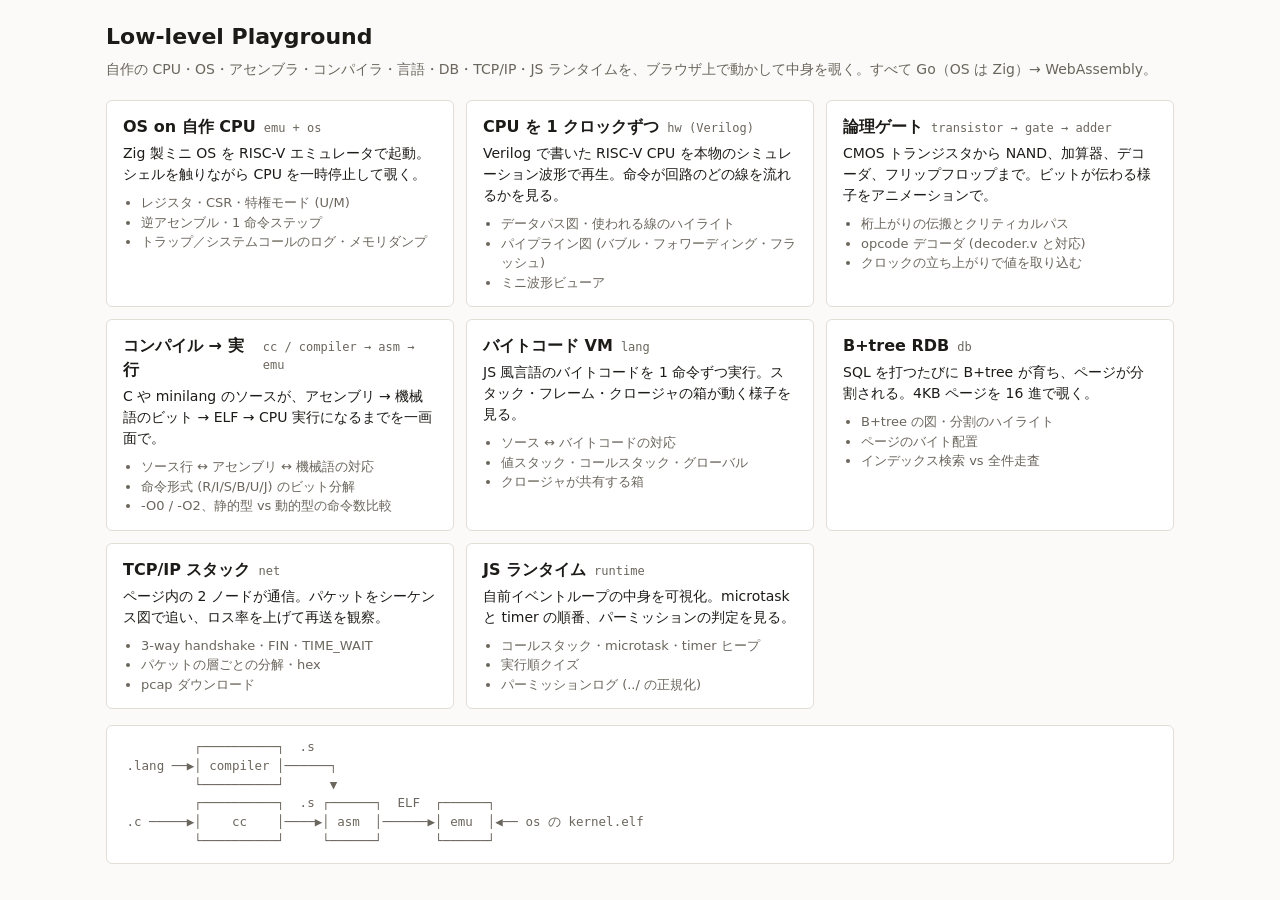
<file: web/index.html>
<!doctype html>
<html lang="ja">
<head>
<meta charset="utf-8">
<meta name="viewport" content="width=device-width, initial-scale=1">
<title>Low-level Playground</title>
<link rel="stylesheet" href="shared/style.css">
<style>
  .hero { padding: 20px 16px 4px; max-width: 1100px; margin: 0 auto; }
  .hero h1 { font-size: 22px; margin: 0 0 6px; }
  .hero p { margin: 0; color: var(--muted); }
  .cards { max-width: 1100px; margin: 0 auto; padding: 16px; display: grid; gap: 12px; grid-template-columns: repeat(auto-fill, minmax(300px, 1fr)); }
  a.card { display: block; text-decoration: none; color: inherit; background: var(--panel); border: 1px solid var(--border); border-radius: var(--radius); padding: 14px 16px; transition: border-color .15s; }
  a.card:hover { border-color: var(--accent); }
  a.card h2 { font-size: 16px; margin: 0 0 4px; display: flex; gap: 8px; align-items: baseline; }
  a.card h2 code { font-size: 12px; color: var(--muted); font-weight: normal; }
  a.card p { margin: 0 0 8px; }
  a.card ul { margin: 0; padding-left: 18px; color: var(--muted); font-size: 13px; }
  .flow { max-width: 1100px; margin: 0 auto; padding: 0 16px 24px; }
  .flow pre { background: var(--panel); border: 1px solid var(--border); border-radius: var(--radius); padding: 12px; color: var(--muted); }
</style>
</head>
<body>
<div class="hero">
  <h1>Low-level Playground</h1>
  <p>自作の CPU・OS・アセンブラ・コンパイラ・言語・DB・TCP/IP・JS ランタイムを、ブラウザ上で動かして中身を覗く。すべて Go（OS は Zig）→ WebAssembly。</p>
</div>
<div class="cards">
  <a class="card" href="os/">
    <h2>OS on 自作 CPU <code>emu + os</code></h2>
    <p>Zig 製ミニ OS を RISC-V エミュレータで起動。シェルを触りながら CPU を一時停止して覗く。</p>
    <ul><li>レジスタ・CSR・特権モード (U/M)</li><li>逆アセンブル・1 命令ステップ</li><li>トラップ／システムコールのログ・メモリダンプ</li></ul>
  </a>
  <a class="card" href="hw/">
    <h2>CPU を 1 クロックずつ <code>hw (Verilog)</code></h2>
    <p>Verilog で書いた RISC-V CPU を本物のシミュレーション波形で再生。命令が回路のどの線を流れるかを見る。</p>
    <ul><li>データパス図・使われる線のハイライト</li><li>パイプライン図 (バブル・フォワーディング・フラッシュ)</li><li>ミニ波形ビューア</li></ul>
  </a>
  <a class="card" href="gates/">
    <h2>論理ゲート <code>transistor → gate → adder</code></h2>
    <p>CMOS トランジスタから NAND、加算器、デコーダ、フリップフロップまで。ビットが伝わる様子をアニメーションで。</p>
    <ul><li>桁上がりの伝搬とクリティカルパス</li><li>opcode デコーダ (decoder.v と対応)</li><li>クロックの立ち上がりで値を取り込む</li></ul>
  </a>
  <a class="card" href="pipeline/">
    <h2>コンパイル → 実行 <code>cc / compiler → asm → emu</code></h2>
    <p>C や minilang のソースが、アセンブリ → 機械語のビット → ELF → CPU 実行になるまでを一画面で。</p>
    <ul><li>ソース行 ↔ アセンブリ ↔ 機械語の対応</li><li>命令形式 (R/I/S/B/U/J) のビット分解</li><li>-O0 / -O2、静的型 vs 動的型の命令数比較</li></ul>
  </a>
  <a class="card" href="lang/">
    <h2>バイトコード VM <code>lang</code></h2>
    <p>JS 風言語のバイトコードを 1 命令ずつ実行。スタック・フレーム・クロージャの箱が動く様子を見る。</p>
    <ul><li>ソース ↔ バイトコードの対応</li><li>値スタック・コールスタック・グローバル</li><li>クロージャが共有する箱</li></ul>
  </a>
  <a class="card" href="db/">
    <h2>B+tree RDB <code>db</code></h2>
    <p>SQL を打つたびに B+tree が育ち、ページが分割される。4KB ページを 16 進で覗く。</p>
    <ul><li>B+tree の図・分割のハイライト</li><li>ページのバイト配置</li><li>インデックス検索 vs 全件走査</li></ul>
  </a>
  <a class="card" href="net/">
    <h2>TCP/IP スタック <code>net</code></h2>
    <p>ページ内の 2 ノードが通信。パケットをシーケンス図で追い、ロス率を上げて再送を観察。</p>
    <ul><li>3-way handshake・FIN・TIME_WAIT</li><li>パケットの層ごとの分解・hex</li><li>pcap ダウンロード</li></ul>
  </a>
  <a class="card" href="runtime/">
    <h2>JS ランタイム <code>runtime</code></h2>
    <p>自前イベントループの中身を可視化。microtask と timer の順番、パーミッションの判定を見る。</p>
    <ul><li>コールスタック・microtask・timer ヒープ</li><li>実行順クイズ</li><li>パーミッションログ (../ の正規化)</li></ul>
  </a>
</div>
<div class="flow">
<pre>          ┌──────────┐  .s
 .lang ──▶│ compiler │──────┐
          └──────────┘      ▼
          ┌──────────┐  .s ┌──────┐  ELF  ┌──────┐
 .c ─────▶│    cc    │────▶│ asm  │──────▶│ emu  │◀── os の kernel.elf
          └──────────┘     └──────┘       └──────┘</pre>
</div>
</body>
</html>
</file>
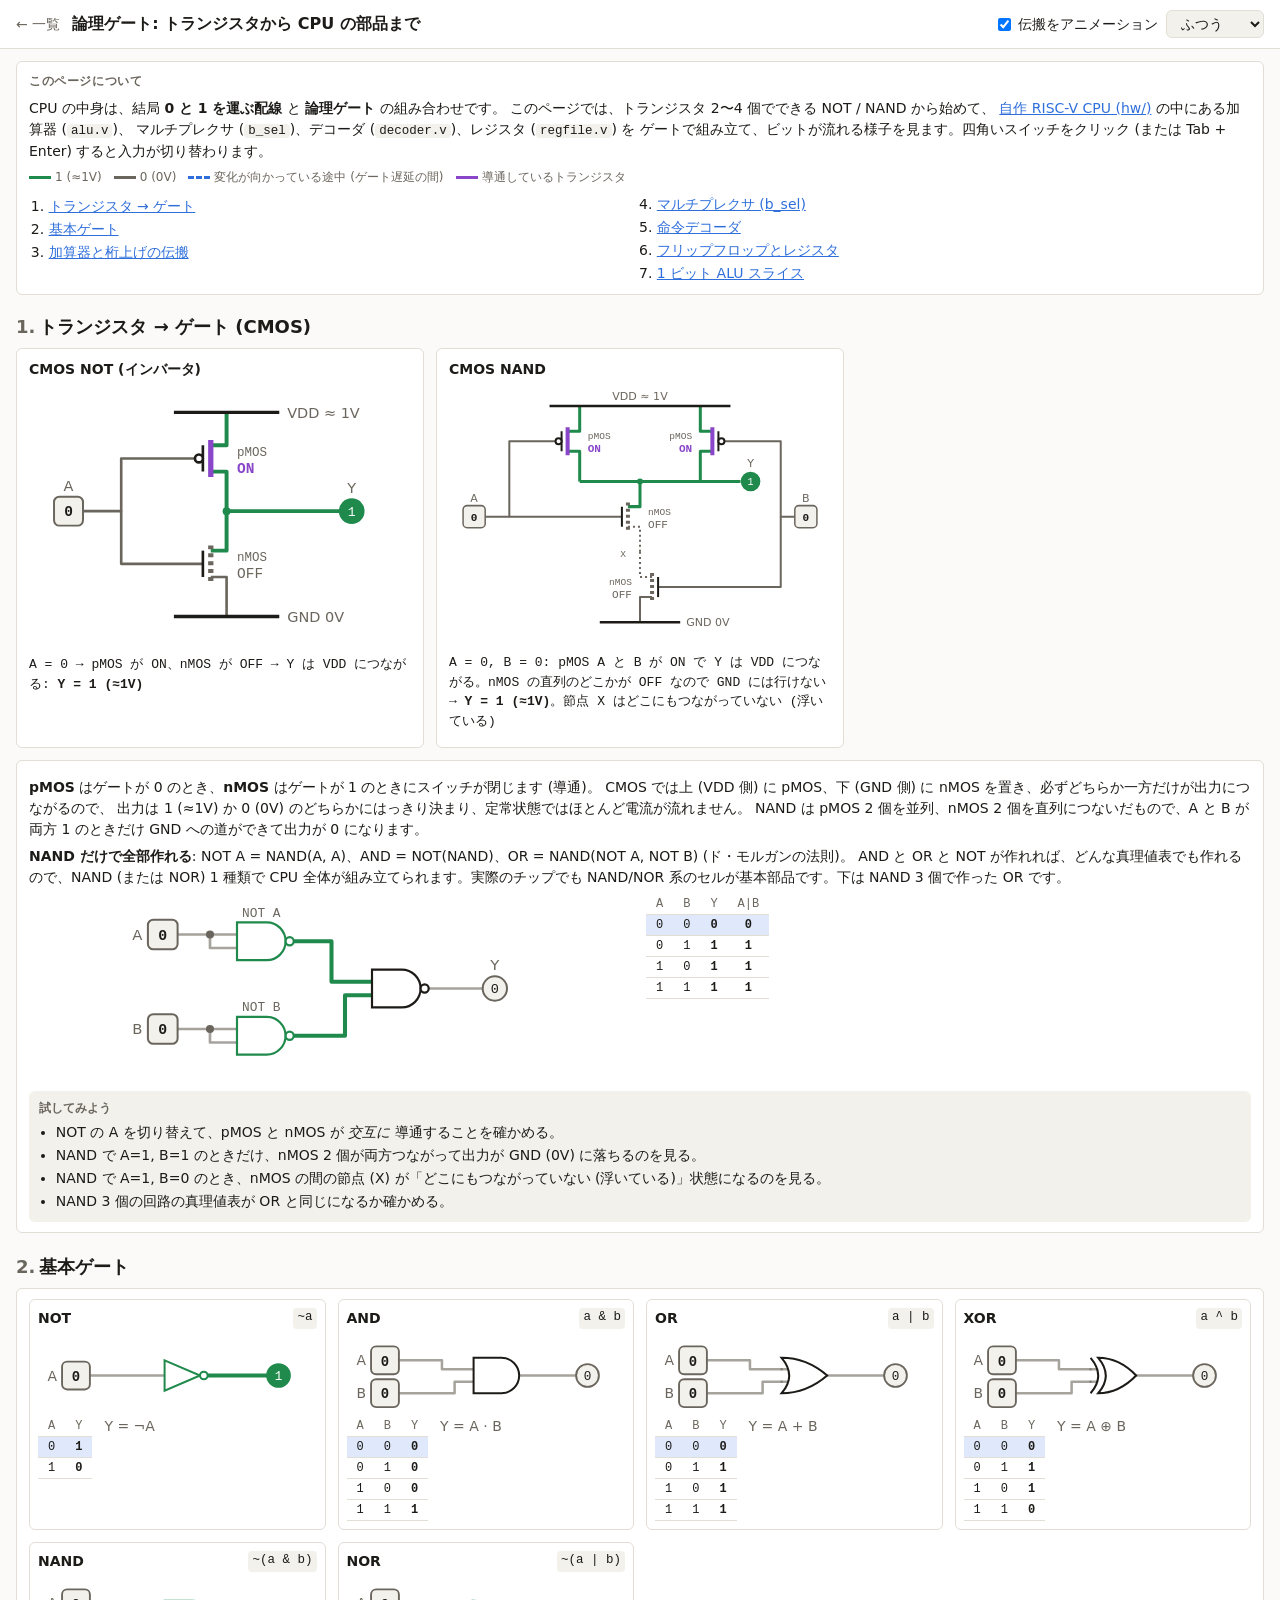
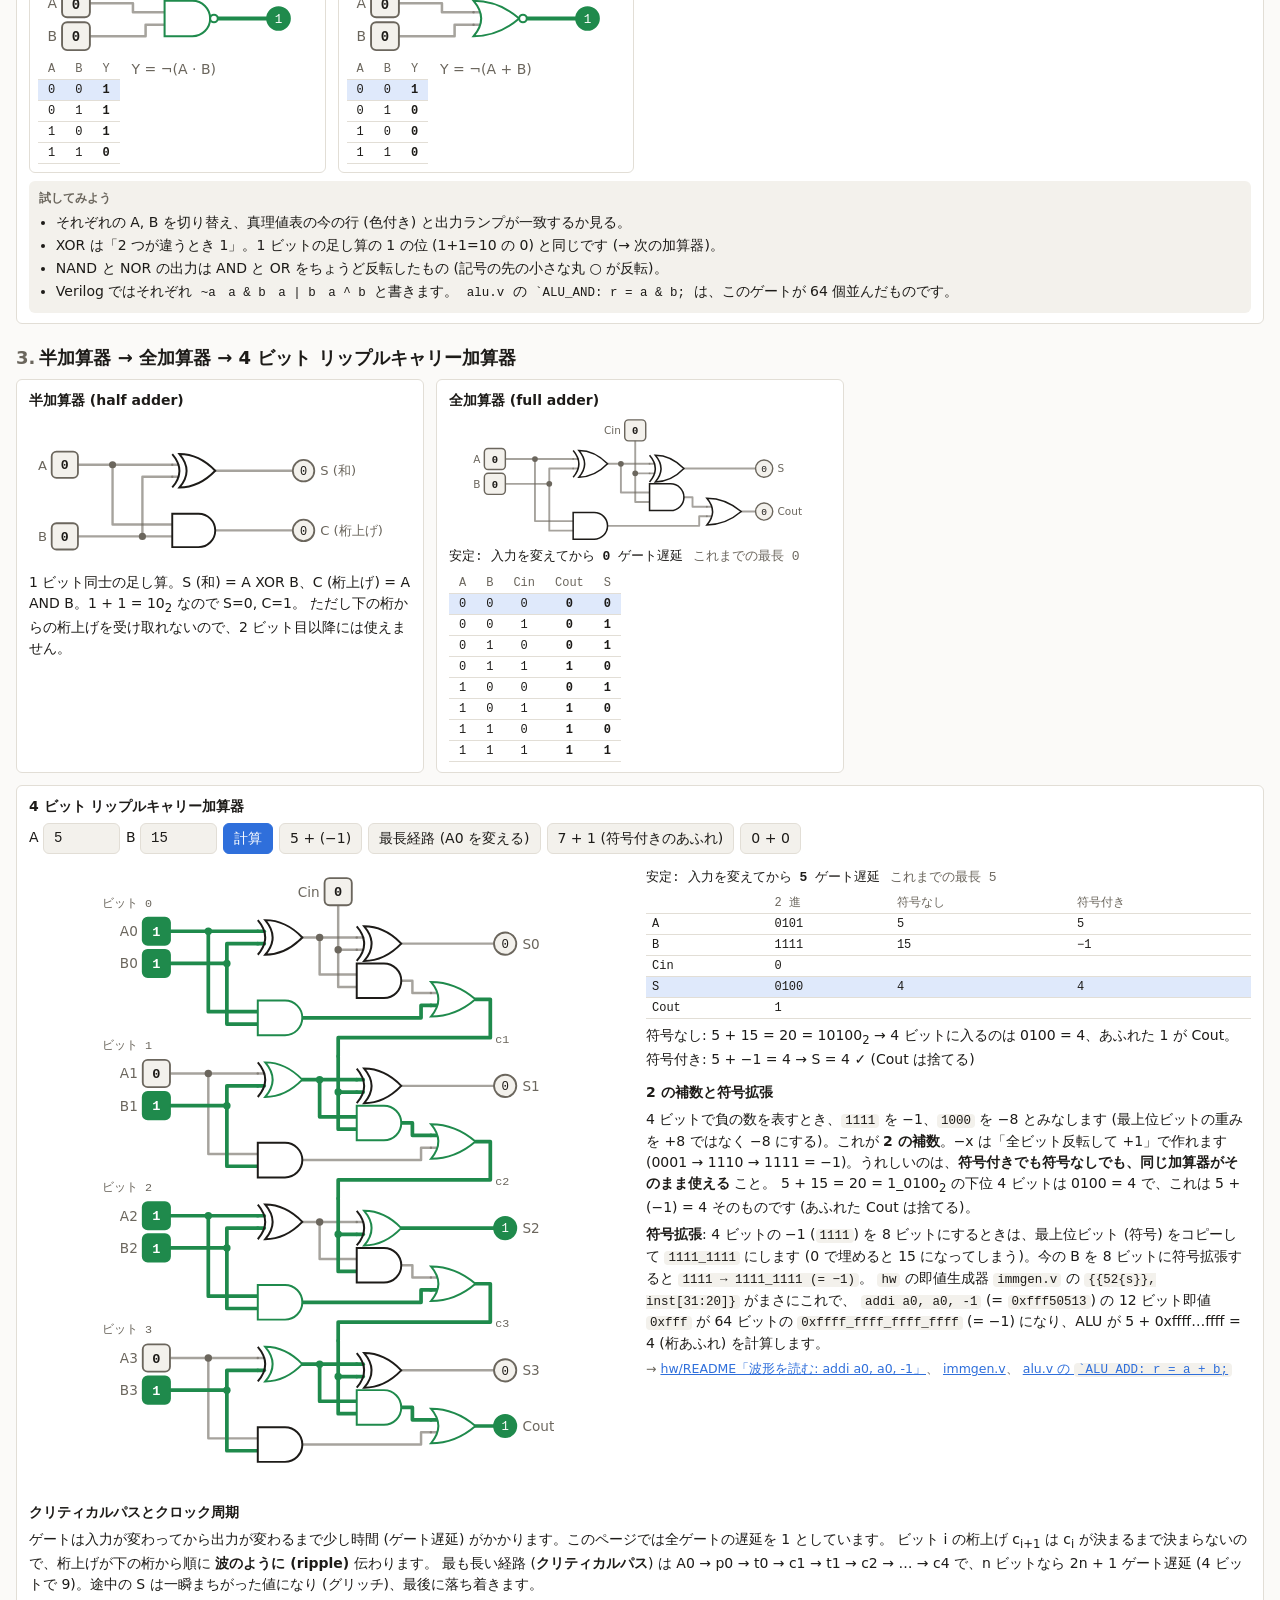
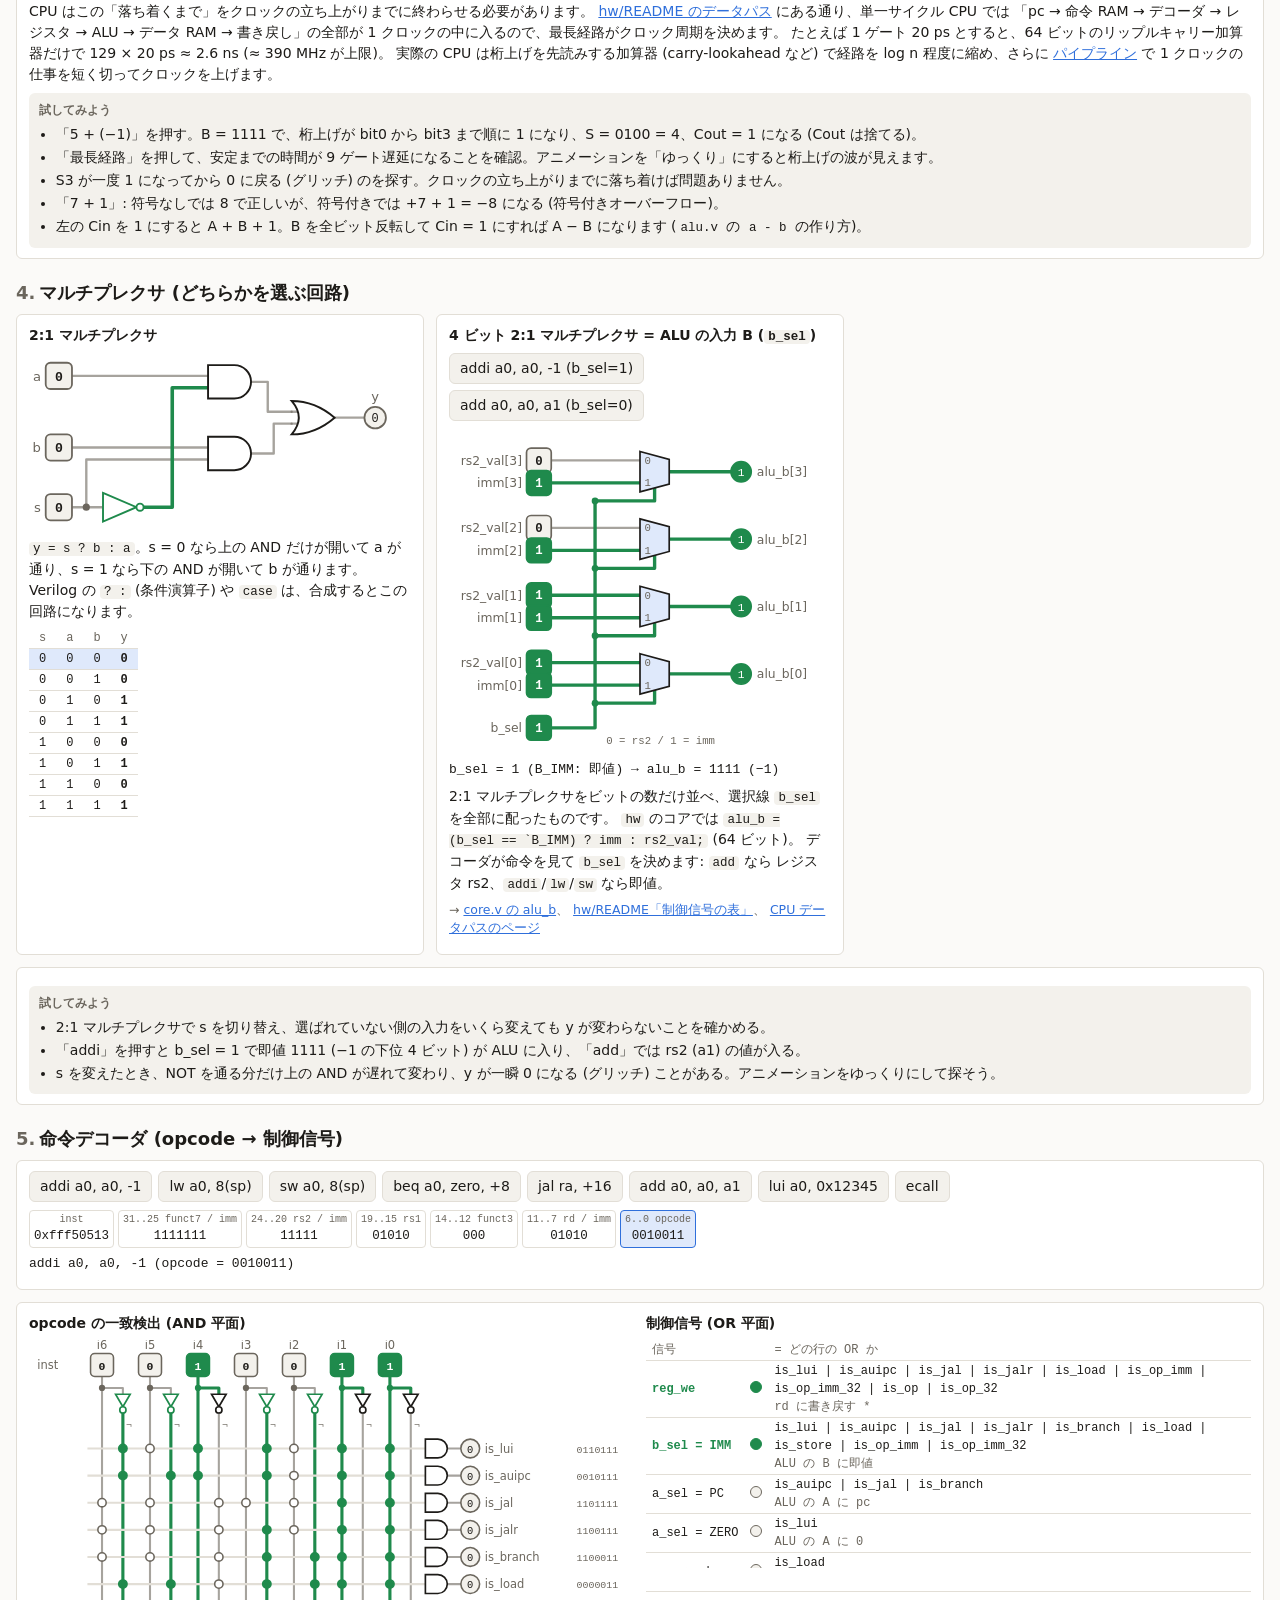
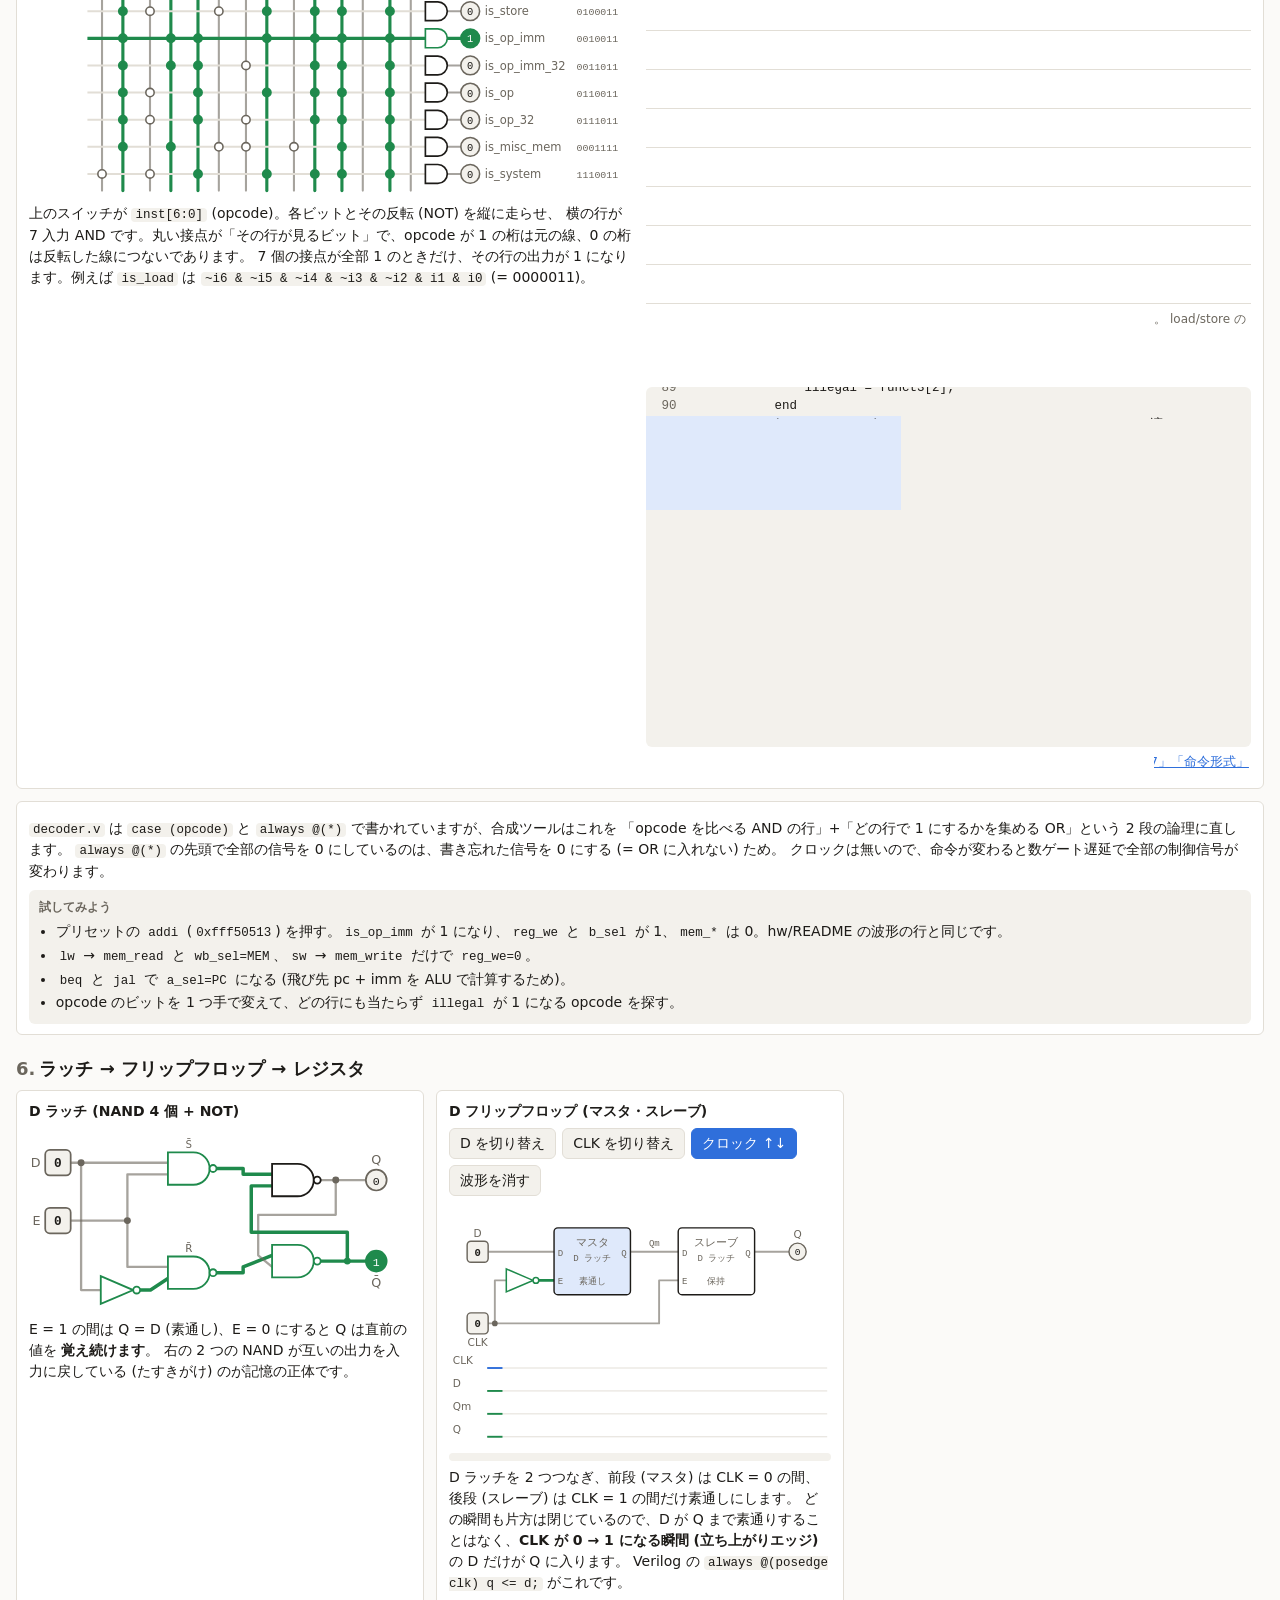
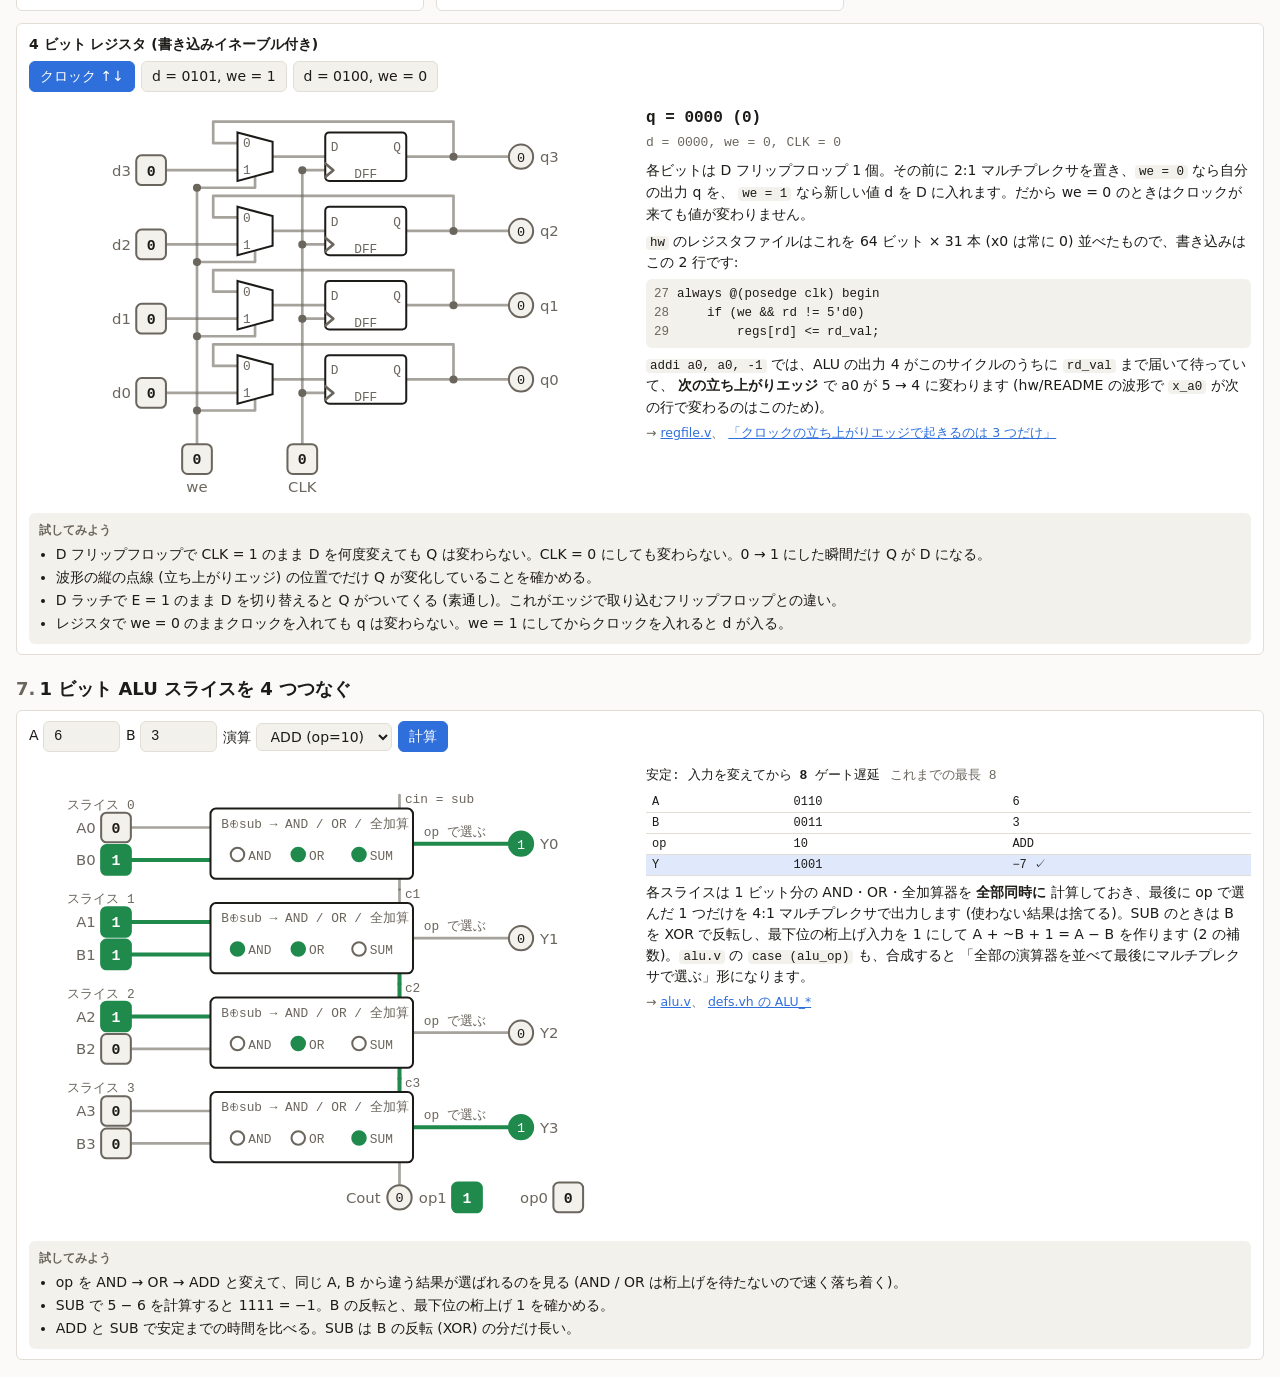
<file: web/gates/index.html>
<!doctype html>
<html lang="ja">
<head>
<meta charset="utf-8">
<meta name="viewport" content="width=device-width, initial-scale=1">
<title>論理ゲート シミュレータ</title>
<link rel="stylesheet" href="../shared/style.css">
<style>
  .status { margin-left: auto; display: flex; gap: 8px; align-items: center; flex-wrap: wrap; }
  .status label { display: inline-flex; gap: 4px; align-items: center; }
  .sec { margin: 0 0 20px; scroll-margin-top: 8px; }
  .sec > h2 { font-size: 18px; margin: 18px 0 8px; }
  .sec > h2 .num { color: var(--muted); margin-right: 4px; }
  .wide { grid-column: 1 / -1; }
  .panel h3 { font-size: 14px; margin: 0 0 6px; }
  .panel p { margin: 6px 0; }
  .notes { margin: 4px 0; padding-left: 1.2em; }
  .notes li { margin: 2px 0; }
  code { background: var(--panel-2); padding: 0 4px; border-radius: 4px; font-family: var(--mono); font-size: 12.5px; }
  pre code { background: none; padding: 0; }
  a { color: var(--accent); }
  .toc ol { margin: 0; padding-left: 1.4em; columns: 2 200px; }
  .toc li { margin: 2px 0; }
  .try { background: var(--panel-2); border-radius: var(--radius); padding: 6px 10px; margin-top: 8px; }
  .try b { font-size: 12px; color: var(--muted); }
  .links { font-size: 12.5px; color: var(--muted); margin-top: 6px; }
  .legend { display: flex; gap: 12px; flex-wrap: wrap; font-size: 12px; color: var(--muted); align-items: center; }
  .legend i { display: inline-block; width: 22px; height: 0; border-top: 3px solid; vertical-align: middle; margin-right: 4px; }
  .legend .l1 { border-color: var(--ok); }
  .legend .l0 { border-color: var(--muted); }
  .legend .lx { border-color: var(--accent); border-top-style: dashed; }
  .legend .lon { border-color: var(--c4); }

  /* ---- 回路図 (SVG) ---- */
  .sch-wrap { overflow-x: auto; overflow-y: hidden; }
  svg.sch { display: block; width: 100%; height: auto; margin: 0 auto; }
  .sch text { font: 11px var(--mono); fill: var(--text); }
  .sch text.sm { font-size: 9.5px; fill: var(--muted); }
  .sch text.lbl { font-family: var(--sans); font-size: 11px; fill: var(--muted); }
  .sch .w { fill: none; stroke-width: 2; stroke-linecap: round; stroke-linejoin: round; stroke: var(--muted); }
  .sch .w.v0 { stroke: var(--muted); opacity: .6; }
  .sch .w.v1 { stroke: var(--ok); stroke-width: 3; }
  .sch .w.vx { stroke: var(--accent); stroke-width: 3; stroke-dasharray: 5 3; }
  .sch .dot { stroke: none; fill: var(--muted); }
  .sch .dot.v1 { fill: var(--ok); }
  .sch .dot.vx { fill: var(--accent); }
  .sch .tap { stroke-width: 1.5; stroke: var(--muted); fill: var(--panel); }
  .sch .tap.v1 { fill: var(--ok); stroke: var(--ok); }
  .sch .tap.vx { fill: var(--accent); stroke: var(--accent); }
  .sch .gate path, .sch .gate circle { fill: var(--panel); stroke: var(--text); stroke-width: 1.6; }
  .sch .gate path.back { fill: none; }
  .sch .gate.v1 path:not(.back), .sch .gate.v1 circle { stroke: var(--ok); }
  .sch .gate.vx path:not(.back), .sch .gate.vx circle { fill: var(--accent-soft); stroke: var(--accent); }
  .sch .tog { cursor: pointer; }
  .sch .tog rect { fill: var(--panel-2); stroke: var(--muted); stroke-width: 1.5; }
  .sch .tog:hover rect, .sch .tog:focus rect { stroke: var(--accent); }
  .sch .tog:focus { outline: none; }
  .sch .tog:focus-visible rect { stroke-width: 3; }
  .sch .tog text { text-anchor: middle; dominant-baseline: central; font-weight: bold; }
  .sch .tog.v1 rect { fill: var(--ok); stroke: var(--ok); }
  .sch .tog.v1 text { fill: var(--panel); }
  .sch .lamp circle { fill: var(--panel-2); stroke: var(--muted); stroke-width: 1.5; }
  .sch .lamp text { text-anchor: middle; dominant-baseline: central; font-size: 10px; }
  .sch .lamp.v1 circle { fill: var(--ok); stroke: var(--ok); }
  .sch .lamp.v1 text { fill: var(--panel); }
  .sch .lamp.vx circle { fill: var(--accent-soft); stroke: var(--accent); stroke-dasharray: 3 2; }
  .sch .box { fill: var(--panel); stroke: var(--text); stroke-width: 1.5; }
  .sch .box.v1 { fill: var(--accent-soft); }
  .sch .prod { stroke-width: 2; stroke: var(--border); fill: none; }
  .sch .prod.v1 { stroke: var(--ok); stroke-width: 3; }
  .sch .prod.vx { stroke: var(--accent); stroke-dasharray: 5 3; }
  .sch .rail { stroke: var(--text); stroke-width: 2.5; }
  /* トランジスタ */
  .sch .nd { fill: none; stroke-width: 2; stroke-linejoin: round; }
  .sch .nd.v1 { stroke: var(--ok); stroke-width: 3; }
  .sch .nd.v0 { stroke: var(--muted); }
  .sch .nd.vz { stroke: var(--muted); stroke-dasharray: 2 3; }
  .sch .ch { stroke-width: 4; stroke: var(--muted); stroke-dasharray: 3 3; }
  .sch .ch.on { stroke: var(--c4); stroke-dasharray: none; }
  .sch .plate { stroke: var(--text); stroke-width: 2; fill: var(--panel); }
  .sch text.on { fill: var(--c4); font-weight: bold; }
  .sch text.off { fill: var(--muted); }
  /* 波形 */
  .sch .wave { fill: none; stroke: var(--ok); stroke-width: 2; }
  .sch .wave.clk { stroke: var(--c1); }
  .sch .edge { stroke: var(--accent); stroke-width: 1; stroke-dasharray: 3 3; }
  .sch .grid-l { stroke: var(--border); stroke-width: 1; }

  /* HTML 側のランプと表 */
  .hl { display: inline-block; width: 12px; height: 12px; border-radius: 50%; background: var(--panel-2); border: 1.5px solid var(--muted); vertical-align: -1px; }
  .hl.v1 { background: var(--ok); border-color: var(--ok); }
  .hl.vx { background: var(--accent-soft); border-color: var(--accent); }
  table.kv td.on { color: var(--ok); font-weight: bold; }
  table.tt { width: auto; }
  table.tt td, table.tt th { text-align: center; padding: 1px 10px; }
  table.tt td.y { font-weight: bold; }
  .cards { display: grid; gap: 12px; grid-template-columns: repeat(auto-fit, minmax(250px, 1fr)); }
  .card { border: 1px solid var(--border); border-radius: var(--radius); padding: 8px; min-width: 0; }
  .card h3 { display: flex; justify-content: space-between; gap: 8px; }
  .card h3 code { font-weight: normal; }
  .readout { font-family: var(--mono); font-size: 13px; }
  .big { font-size: 16px; font-weight: bold; }
  .timebar { display: flex; gap: 10px; flex-wrap: wrap; align-items: center; font-family: var(--mono); font-size: 13px; margin: 6px 0; }
  .busy { color: var(--accent); }
  input.num { width: 5.5em; font-family: var(--mono); }
  .bits { display: flex; flex-wrap: wrap; gap: 4px; font-family: var(--mono); font-size: 12.5px; }
  .bits .fld { border: 1px solid var(--border); border-radius: 4px; padding: 1px 4px; text-align: center; }
  .bits .fld small { display: block; color: var(--muted); font-size: 10px; }
  .bits .fld.opc { border-color: var(--accent); background: var(--accent-soft); }
  pre.code { background: var(--panel-2); border-radius: var(--radius); padding: 6px 0; max-height: 360px; overflow: auto; }
  pre.code span { display: block; padding: 0 8px; }
  pre.code span.current { background: var(--accent-soft); }
  pre.code .ln { color: var(--muted); display: inline; padding: 0; margin-right: 8px; }
  .split2 { display: grid; gap: 12px; grid-template-columns: repeat(auto-fit, minmax(300px, 1fr)); }
  .split2 > * { min-width: 0; }
  .log { font-family: var(--mono); font-size: 12px; max-height: 120px; overflow: auto; background: var(--panel-2); border-radius: var(--radius); padding: 4px 8px; }
  .log div.changed { border-radius: 3px; }
  #error:empty { display: none; }
</style>
</head>
<body>
<header class="top">
  <a href="../">← 一覧</a>
  <h1>論理ゲート: トランジスタから CPU の部品まで</h1>
  <div class="status">
    <label title="ゲートの出力が 1 遅延ずつ遅れて変わる様子を見る"><input type="checkbox" id="anim"> 伝搬をアニメーション</label>
    <select id="speed" aria-label="アニメーションの速さ">
      <option value="500">ゆっくり</option>
      <option value="220" selected>ふつう</option>
      <option value="70">速い</option>
    </select>
  </div>
</header>
<main>
<pre id="error" class="err"></pre>

<div class="grid">
  <section class="panel wide">
    <h2>このページについて</h2>
    <p>CPU の中身は、結局 <b>0 と 1 を運ぶ配線</b> と <b>論理ゲート</b> の組み合わせです。
      このページでは、トランジスタ 2〜4 個でできる NOT / NAND から始めて、
      <a href="../hw/">自作 RISC-V CPU (hw/)</a> の中にある加算器 (<code>alu.v</code>)、
      マルチプレクサ (<code>b_sel</code>)、デコーダ (<code>decoder.v</code>)、レジスタ (<code>regfile.v</code>) を
      ゲートで組み立て、ビットが流れる様子を見ます。四角いスイッチをクリック (または Tab + Enter) すると入力が切り替わります。</p>
    <div class="legend">
      <span><i class="l1"></i>1 (≈1V)</span>
      <span><i class="l0"></i>0 (0V)</span>
      <span><i class="lx"></i>変化が向かっている途中 (ゲート遅延の間)</span>
      <span><i class="lon"></i>導通しているトランジスタ</span>
    </div>
    <nav class="toc" style="margin-top:8px">
      <ol>
        <li><a href="#s1">トランジスタ → ゲート</a></li>
        <li><a href="#s2">基本ゲート</a></li>
        <li><a href="#s3">加算器と桁上げの伝搬</a></li>
        <li><a href="#s4">マルチプレクサ (b_sel)</a></li>
        <li><a href="#s5">命令デコーダ</a></li>
        <li><a href="#s6">フリップフロップとレジスタ</a></li>
        <li><a href="#s7">1 ビット ALU スライス</a></li>
      </ol>
    </nav>
  </section>
</div>

<!-- ======================= 1. トランジスタ ======================= -->
<section class="sec" id="s1">
  <h2><span class="num">1.</span>トランジスタ → ゲート (CMOS)</h2>
  <div class="grid">
    <div class="panel">
      <h3>CMOS NOT (インバータ)</h3>
      <div class="sch-wrap" id="cmosNot"></div>
      <p class="readout" id="cmosNotOut"></p>
    </div>
    <div class="panel">
      <h3>CMOS NAND</h3>
      <div class="sch-wrap" id="cmosNand"></div>
      <p class="readout" id="cmosNandOut"></p>
    </div>
    <div class="panel wide">
      <p><b>pMOS</b> はゲートが 0 のとき、<b>nMOS</b> はゲートが 1 のときにスイッチが閉じます (導通)。
        CMOS では上 (VDD 側) に pMOS、下 (GND 側) に nMOS を置き、必ずどちらか一方だけが出力につながるので、
        出力は 1 (≈1V) か 0 (0V) のどちらかにはっきり決まり、定常状態ではほとんど電流が流れません。
        NAND は pMOS 2 個を並列、nMOS 2 個を直列につないだもので、A と B が両方 1 のときだけ GND への道ができて出力が 0 になります。</p>
      <p><b>NAND だけで全部作れる</b>: NOT A = NAND(A, A)、AND = NOT(NAND)、OR = NAND(NOT A, NOT B) (ド・モルガンの法則)。
        AND と OR と NOT が作れれば、どんな真理値表でも作れるので、NAND (または NOR) 1 種類で
        CPU 全体が組み立てられます。実際のチップでも NAND/NOR 系のセルが基本部品です。下は NAND 3 個で作った OR です。</p>
      <div class="split2">
        <div class="sch-wrap" id="nandOr"></div>
        <div><table class="kv tt" id="nandOrTT"></table></div>
      </div>
      <div class="try"><b>試してみよう</b>
        <ul class="notes">
          <li>NOT の A を切り替えて、pMOS と nMOS が <em>交互に</em> 導通することを確かめる。</li>
          <li>NAND で A=1, B=1 のときだけ、nMOS 2 個が両方つながって出力が GND (0V) に落ちるのを見る。</li>
          <li>NAND で A=1, B=0 のとき、nMOS の間の節点 (X) が「どこにもつながっていない (浮いている)」状態になるのを見る。</li>
          <li>NAND 3 個の回路の真理値表が OR と同じになるか確かめる。</li>
        </ul>
      </div>
    </div>
  </div>
</section>

<!-- ======================= 2. 基本ゲート ======================= -->
<section class="sec" id="s2">
  <h2><span class="num">2.</span>基本ゲート</h2>
  <div class="panel">
    <div class="cards" id="gateCards"></div>
    <div class="try"><b>試してみよう</b>
      <ul class="notes">
        <li>それぞれの A, B を切り替え、真理値表の今の行 (色付き) と出力ランプが一致するか見る。</li>
        <li>XOR は「2 つが違うとき 1」。1 ビットの足し算の 1 の位 (1+1=10 の 0) と同じです (→ 次の加算器)。</li>
        <li>NAND と NOR の出力は AND と OR をちょうど反転したもの (記号の先の小さな丸 ○ が反転)。</li>
        <li>Verilog ではそれぞれ <code>~a</code> <code>a &amp; b</code> <code>a | b</code> <code>a ^ b</code> と書きます。
          <code>alu.v</code> の <code>`ALU_AND: r = a &amp; b;</code> は、このゲートが 64 個並んだものです。</li>
      </ul>
    </div>
  </div>
</section>

<!-- ======================= 3. 加算器 ======================= -->
<section class="sec" id="s3">
  <h2><span class="num">3.</span>半加算器 → 全加算器 → 4 ビット リップルキャリー加算器</h2>
  <div class="grid">
    <div class="panel">
      <h3>半加算器 (half adder)</h3>
      <div class="sch-wrap" id="half"></div>
      <p>1 ビット同士の足し算。S (和) = A XOR B、C (桁上げ) = A AND B。1 + 1 = 10<sub>2</sub> なので S=0, C=1。
        ただし下の桁からの桁上げを受け取れないので、2 ビット目以降には使えません。</p>
    </div>
    <div class="panel">
      <h3>全加算器 (full adder)</h3>
      <div class="sch-wrap" id="full"></div>
      <div class="timebar" id="fullTime"></div>
      <table class="kv tt" id="fullTT"></table>
    </div>
    <div class="panel wide">
      <h3>4 ビット リップルキャリー加算器</h3>
      <div class="toolbar">
        <label>A <input class="num" type="number" id="addA" min="-8" max="15" value="5"></label>
        <label>B <input class="num" type="number" id="addB" min="-8" max="15" value="-1"></label>
        <button class="primary" id="addGo">計算</button>
        <button id="add51">5 + (−1)</button>
        <button id="addWorst" title="1110 + 0000 + Cin=1 の状態から A の bit0 を 1 にする">最長経路 (A0 を変える)</button>
        <button id="add71">7 + 1 (符号付きのあふれ)</button>
        <button id="add00">0 + 0</button>
      </div>
      <div class="split2">
        <div class="sch-wrap" id="rca"></div>
        <div>
          <div class="timebar" id="rcaTime"></div>
          <table class="kv readout" id="rcaTable"></table>
          <p id="rcaNote"></p>
          <h3 style="margin-top:12px">2 の補数と符号拡張</h3>
          <p>4 ビットで負の数を表すとき、<code>1111</code> を −1、<code>1000</code> を −8 とみなします
            (最上位ビットの重みを +8 ではなく −8 にする)。これが <b>2 の補数</b>。−x は「全ビット反転して +1」で作れます
            (0001 → 1110 → 1111 = −1)。うれしいのは、<b>符号付きでも符号なしでも、同じ加算器がそのまま使える</b> こと。
            5 + 15 = 20 = 1_0100<sub>2</sub> の下位 4 ビットは 0100 = 4 で、これは 5 + (−1) = 4 そのものです (あふれた Cout は捨てる)。</p>
          <p><b>符号拡張</b>: 4 ビットの −1 (<code>1111</code>) を 8 ビットにするときは、最上位ビット (符号) をコピーして
            <code>1111_1111</code> にします (0 で埋めると 15 になってしまう)。今の B を 8 ビットに符号拡張すると
            <code id="sext"></code>。
            <code>hw</code> の即値生成器 <code>immgen.v</code> の <code>{{52{s}}, inst[31:20]}</code> がまさにこれで、
            <code>addi a0, a0, -1</code> (= <code>0xfff50513</code>) の 12 ビット即値 <code>0xfff</code> が
            64 ビットの <code>0xffff_ffff_ffff_ffff</code> (= −1) になり、ALU が 5 + 0xffff…ffff = 4 (桁あふれ) を計算します。</p>
          <p class="links">→ <a target="_blank" rel="noopener" data-gh="hw/README.md#波形を読む-addi-a0-a0--1--0xfff50513">hw/README「波形を読む: addi a0, a0, -1」</a>、
            <a target="_blank" rel="noopener" data-gh="hw/rtl/immgen.v#L18">immgen.v</a>、
            <a target="_blank" rel="noopener" data-gh="hw/rtl/alu.v#L27">alu.v の <code>`ALU_ADD: r = a + b;</code></a></p>
        </div>
      </div>
      <h3 style="margin-top:12px">クリティカルパスとクロック周期</h3>
      <p>ゲートは入力が変わってから出力が変わるまで少し時間 (ゲート遅延) がかかります。このページでは全ゲートの遅延を 1 としています。
        ビット i の桁上げ c<sub>i+1</sub> は c<sub>i</sub> が決まるまで決まらないので、桁上げが下の桁から順に <b>波のように (ripple)</b> 伝わります。
        最も長い経路 (<b>クリティカルパス</b>) は A0 → p0 → t0 → c1 → t1 → c2 → … → c4 で、n ビットなら 2n + 1 ゲート遅延
        (4 ビットで 9)。途中の S は一瞬まちがった値になり (グリッチ)、最後に落ち着きます。</p>
      <p>CPU はこの「落ち着くまで」をクロックの立ち上がりまでに終わらせる必要があります。
        <a target="_blank" rel="noopener" data-gh="hw/README.md#データパス-単一サイクル版">hw/README のデータパス</a> にある通り、単一サイクル CPU では
        「pc → 命令 RAM → デコーダ → レジスタ → ALU → データ RAM → 書き戻し」の全部が 1 クロックの中に入るので、最長経路がクロック周期を決めます。
        たとえば 1 ゲート 20 ps とすると、64 ビットのリップルキャリー加算器だけで 129 × 20 ps ≈ 2.6 ns (≈ 390 MHz が上限)。
        実際の CPU は桁上げを先読みする加算器 (carry-lookahead など) で経路を log n 程度に縮め、さらに
        <a target="_blank" rel="noopener" data-gh="hw/README.md#5-段パイプライン版-rtlcore_pipev">パイプライン</a> で 1 クロックの仕事を短く切ってクロックを上げます。</p>
      <div class="try"><b>試してみよう</b>
        <ul class="notes">
          <li>「5 + (−1)」を押す。B = 1111 で、桁上げが bit0 から bit3 まで順に 1 になり、S = 0100 = 4、Cout = 1 になる (Cout は捨てる)。</li>
          <li>「最長経路」を押して、安定までの時間が 9 ゲート遅延になることを確認。アニメーションを「ゆっくり」にすると桁上げの波が見えます。</li>
          <li>S3 が一度 1 になってから 0 に戻る (グリッチ) のを探す。クロックの立ち上がりまでに落ち着けば問題ありません。</li>
          <li>「7 + 1」: 符号なしでは 8 で正しいが、符号付きでは +7 + 1 = −8 になる (符号付きオーバーフロー)。</li>
          <li>左の Cin を 1 にすると A + B + 1。B を全ビット反転して Cin = 1 にすれば A − B になります (<code>alu.v</code> の <code>a - b</code> の作り方)。</li>
        </ul>
      </div>
    </div>
  </div>
</section>

<!-- ======================= 4. マルチプレクサ ======================= -->
<section class="sec" id="s4">
  <h2><span class="num">4.</span>マルチプレクサ (どちらかを選ぶ回路)</h2>
  <div class="grid">
    <div class="panel">
      <h3>2:1 マルチプレクサ</h3>
      <div class="sch-wrap" id="mux1"></div>
      <p><code>y = s ? b : a</code>。s = 0 なら上の AND だけが開いて a が通り、s = 1 なら下の AND が開いて b が通ります。
        Verilog の <code>? :</code> (条件演算子) や <code>case</code> は、合成するとこの回路になります。</p>
      <table class="kv tt" id="mux1TT"></table>
    </div>
    <div class="panel">
      <h3>4 ビット 2:1 マルチプレクサ = ALU の入力 B (<code>b_sel</code>)</h3>
      <div class="toolbar">
        <button id="muxAddi">addi a0, a0, -1 (b_sel=1)</button>
        <button id="muxAdd">add a0, a0, a1 (b_sel=0)</button>
      </div>
      <div class="sch-wrap" id="mux4"></div>
      <p class="readout" id="mux4Out"></p>
      <p>2:1 マルチプレクサをビットの数だけ並べ、選択線 <code>b_sel</code> を全部に配ったものです。
        <code>hw</code> のコアでは <code>alu_b = (b_sel == `B_IMM) ? imm : rs2_val;</code> (64 ビット)。
        デコーダが命令を見て <code>b_sel</code> を決めます: <code>add</code> なら レジスタ rs2、<code>addi</code>/<code>lw</code>/<code>sw</code> なら即値。</p>
      <p class="links">→ <a target="_blank" rel="noopener" data-gh="hw/rtl/core.v#L98">core.v の alu_b</a>、
        <a target="_blank" rel="noopener" data-gh="hw/README.md#制御信号の表">hw/README「制御信号の表」</a>、
        <a href="../hw/">CPU データパスのページ</a></p>
    </div>
    <div class="panel wide">
      <div class="try"><b>試してみよう</b>
        <ul class="notes">
          <li>2:1 マルチプレクサで s を切り替え、選ばれていない側の入力をいくら変えても y が変わらないことを確かめる。</li>
          <li>「addi」を押すと b_sel = 1 で即値 1111 (−1 の下位 4 ビット) が ALU に入り、「add」では rs2 (a1) の値が入る。</li>
          <li>s を変えたとき、NOT を通る分だけ上の AND が遅れて変わり、y が一瞬 0 になる (グリッチ) ことがある。アニメーションをゆっくりにして探そう。</li>
        </ul>
      </div>
    </div>
  </div>
</section>

<!-- ======================= 5. デコーダ ======================= -->
<section class="sec" id="s5">
  <h2><span class="num">5.</span>命令デコーダ (opcode → 制御信号)</h2>
  <div class="grid">
    <div class="panel wide">
      <div class="toolbar" id="decPresets"></div>
      <div class="bits" id="decBits"></div>
      <p class="readout" id="decInfo"></p>
    </div>
    <div class="panel wide"><div class="split2">
    <div>
      <h3>opcode の一致検出 (AND 平面)</h3>
      <div class="sch-wrap" id="dec"></div>
      <p>上のスイッチが <code>inst[6:0]</code> (opcode)。各ビットとその反転 (NOT) を縦に走らせ、
        横の行が 7 入力 AND です。丸い接点が「その行が見るビット」で、opcode が 1 の桁は元の線、0 の桁は反転した線につないであります。
        7 個の接点が全部 1 のときだけ、その行の出力が 1 になります。例えば <code>is_load</code> は
        <code>~i6 &amp; ~i5 &amp; ~i4 &amp; ~i3 &amp; ~i2 &amp; i1 &amp; i0</code> (= 0000011)。</p>
    </div>
    <div>
      <h3>制御信号 (OR 平面)</h3>
      <table class="kv" id="ctlTable"></table>
      <p class="muted" style="font-size:12px">* <code>ecall</code> (system) の <code>reg_we</code> は命令語全体が <code>0x00000073</code> のときだけ (ここでは省略)。
        load/store の funct3 による <code>illegal</code> も省略しています。</p>
      <h3 style="margin-top:10px">decoder.v の対応する行</h3>
      <pre class="code" id="decSrc"></pre>
      <p class="links">→ <a target="_blank" rel="noopener" data-gh="hw/rtl/decoder.v#L64">decoder.v</a>、
        <a target="_blank" rel="noopener" data-gh="hw/rtl/defs.vh#L9">defs.vh の OPC_*</a>、
        <a target="_blank" rel="noopener" data-gh="hw/README.md#制御信号の表">制御信号の表</a>、
        <a target="_blank" rel="noopener" data-gh="GLOSSARY.md#cpu-と命令セット">用語集「opcode / funct3 / funct7」「命令形式」</a></p>
    </div>
    </div></div>
    <div class="panel wide">
      <p><code>decoder.v</code> は <code>case (opcode)</code> と <code>always @(*)</code> で書かれていますが、合成ツールはこれを
        「opcode を比べる AND の行」+「どの行で 1 にするかを集める OR」という 2 段の論理に直します。
        <code>always @(*)</code> の先頭で全部の信号を 0 にしているのは、書き忘れた信号を 0 にする (= OR に入れない) ため。
        クロックは無いので、命令が変わると数ゲート遅延で全部の制御信号が変わります。</p>
      <div class="try"><b>試してみよう</b>
        <ul class="notes">
          <li>プリセットの <code>addi</code> (<code>0xfff50513</code>) を押す。<code>is_op_imm</code> が 1 になり、<code>reg_we</code> と <code>b_sel</code> が 1、<code>mem_*</code> は 0。hw/README の波形の行と同じです。</li>
          <li><code>lw</code> → <code>mem_read</code> と <code>wb_sel=MEM</code>、<code>sw</code> → <code>mem_write</code> だけで <code>reg_we=0</code>。</li>
          <li><code>beq</code> と <code>jal</code> で <code>a_sel=PC</code> になる (飛び先 pc + imm を ALU で計算するため)。</li>
          <li>opcode のビットを 1 つ手で変えて、どの行にも当たらず <code>illegal</code> が 1 になる opcode を探す。</li>
        </ul>
      </div>
    </div>
  </div>
</section>

<!-- ======================= 6. フリップフロップ ======================= -->
<section class="sec" id="s6">
  <h2><span class="num">6.</span>ラッチ → フリップフロップ → レジスタ</h2>
  <div class="grid">
    <div class="panel">
      <h3>D ラッチ (NAND 4 個 + NOT)</h3>
      <div class="sch-wrap" id="latch"></div>
      <p>E = 1 の間は Q = D (素通し)、E = 0 にすると Q は直前の値を <b>覚え続けます</b>。
        右の 2 つの NAND が互いの出力を入力に戻している (たすきがけ) のが記憶の正体です。</p>
    </div>
    <div class="panel">
      <h3>D フリップフロップ (マスタ・スレーブ)</h3>
      <div class="toolbar">
        <button id="dffD">D を切り替え</button>
        <button id="dffClk">CLK を切り替え</button>
        <button class="primary" id="dffPulse">クロック ↑↓</button>
        <button id="dffClear">波形を消す</button>
      </div>
      <div class="sch-wrap" id="dff"></div>
      <div class="sch-wrap" id="dffWave"></div>
      <div class="log" id="dffLog"></div>
      <p>D ラッチを 2 つつなぎ、前段 (マスタ) は CLK = 0 の間、後段 (スレーブ) は CLK = 1 の間だけ素通しにします。
        どの瞬間も片方は閉じているので、D が Q まで素通りすることはなく、<b>CLK が 0 → 1 になる瞬間 (立ち上がりエッジ)</b> の D だけが Q に入ります。
        Verilog の <code>always @(posedge clk) q &lt;= d;</code> がこれです。</p>
    </div>
    <div class="panel wide">
      <h3>4 ビット レジスタ (書き込みイネーブル付き)</h3>
      <div class="toolbar">
        <button class="primary" id="regPulse">クロック ↑↓</button>
        <button id="regSet5">d = 0101, we = 1</button>
        <button id="regSet4">d = 0100, we = 0</button>
      </div>
      <div class="split2">
        <div class="sch-wrap" id="reg"></div>
        <div>
          <p class="readout big" id="regOut"></p>
          <p>各ビットは D フリップフロップ 1 個。その前に 2:1 マルチプレクサを置き、<code>we = 0</code> なら自分の出力 q を、
            <code>we = 1</code> なら新しい値 d を D に入れます。だから we = 0 のときはクロックが来ても値が変わりません。</p>
          <p><code>hw</code> のレジスタファイルはこれを 64 ビット × 31 本 (x0 は常に 0) 並べたもので、書き込みはこの 2 行です:</p>
          <pre class="code"><span><span class="ln">27</span>always @(posedge clk) begin</span><span><span class="ln">28</span>    if (we &amp;&amp; rd != 5'd0)</span><span><span class="ln">29</span>        regs[rd] &lt;= rd_val;</span></pre>
          <p><code>addi a0, a0, -1</code> では、ALU の出力 4 がこのサイクルのうちに <code>rd_val</code> まで届いて待っていて、
            <b>次の立ち上がりエッジ</b> で a0 が 5 → 4 に変わります (hw/README の波形で <code>x_a0</code> が次の行で変わるのはこのため)。</p>
          <p class="links">→ <a target="_blank" rel="noopener" data-gh="hw/rtl/regfile.v#L27">regfile.v</a>、
            <a target="_blank" rel="noopener" data-gh="hw/README.md#データパス-単一サイクル版">「クロックの立ち上がりエッジで起きるのは 3 つだけ」</a></p>
        </div>
      </div>
      <div class="try"><b>試してみよう</b>
        <ul class="notes">
          <li>D フリップフロップで CLK = 1 のまま D を何度変えても Q は変わらない。CLK = 0 にしても変わらない。0 → 1 にした瞬間だけ Q が D になる。</li>
          <li>波形の縦の点線 (立ち上がりエッジ) の位置でだけ Q が変化していることを確かめる。</li>
          <li>D ラッチで E = 1 のまま D を切り替えると Q がついてくる (素通し)。これがエッジで取り込むフリップフロップとの違い。</li>
          <li>レジスタで we = 0 のままクロックを入れても q は変わらない。we = 1 にしてからクロックを入れると d が入る。</li>
        </ul>
      </div>
    </div>
  </div>
</section>

<!-- ======================= 7. ALU スライス ======================= -->
<section class="sec" id="s7">
  <h2><span class="num">7.</span>1 ビット ALU スライスを 4 つつなぐ</h2>
  <div class="grid">
    <div class="panel wide">
      <div class="toolbar">
        <label>A <input class="num" type="number" id="aluA" min="-8" max="15" value="6"></label>
        <label>B <input class="num" type="number" id="aluB" min="-8" max="15" value="3"></label>
        <label>演算 <select id="aluOp">
          <option value="0">AND (op=00)</option>
          <option value="1">OR (op=01)</option>
          <option value="2" selected>ADD (op=10)</option>
          <option value="3">SUB (op=11)</option>
        </select></label>
        <button class="primary" id="aluGo">計算</button>
      </div>
      <div class="split2">
        <div class="sch-wrap" id="alu"></div>
        <div>
          <div class="timebar" id="aluTime"></div>
          <table class="kv readout" id="aluTable"></table>
          <p>各スライスは 1 ビット分の AND・OR・全加算器を <b>全部同時に</b> 計算しておき、最後に op で選んだ 1 つだけを
            4:1 マルチプレクサで出力します (使わない結果は捨てる)。SUB のときは B を XOR で反転し、最下位の桁上げ入力を 1 にして
            A + ~B + 1 = A − B を作ります (2 の補数)。<code>alu.v</code> の <code>case (alu_op)</code> も、合成すると
            「全部の演算器を並べて最後にマルチプレクサで選ぶ」形になります。</p>
          <p class="links">→ <a target="_blank" rel="noopener" data-gh="hw/rtl/alu.v#L25">alu.v</a>、
            <a target="_blank" rel="noopener" data-gh="hw/rtl/defs.vh">defs.vh の ALU_*</a></p>
        </div>
      </div>
      <div class="try"><b>試してみよう</b>
        <ul class="notes">
          <li>op を AND → OR → ADD と変えて、同じ A, B から違う結果が選ばれるのを見る (AND / OR は桁上げを待たないので速く落ち着く)。</li>
          <li>SUB で 5 − 6 を計算すると 1111 = −1。B の反転と、最下位の桁上げ 1 を確かめる。</li>
          <li>ADD と SUB で安定までの時間を比べる。SUB は B の反転 (XOR) の分だけ長い。</li>
        </ul>
      </div>
    </div>
  </div>
</section>
</main>

<script>
'use strict';
const GH = 'https://github.com/hashrock/low-level-study/blob/main/';
const SVGNS = 'http://www.w3.org/2000/svg';
const $ = id => document.getElementById(id);
window.addEventListener('error', e => { $('error').textContent += (e.message || e) + '\n'; });

// SIM-BEGIN
// ====================================================================
// イベント駆動の論理シミュレータ
//
// 回路は「net (配線, 値は 0/1)」と「ゲート (入力 net → 出力 net, 遅延付き)」でできている。
// net の値が変わると、その net を入力に持つゲートだけを評価し直し、
// 出力の新しい値を「今の時刻 + そのゲートの遅延」に届くイベントとして予約する。
// 時刻の早い順にイベントを処理していけば、信号が遅延つきで伝わっていく様子が再現できる。
// (Verilog シミュレータ iverilog も、規模は違うが同じ考え方で動いている)
// ====================================================================
const LOGIC = {
  BUF:  x => x[0],
  NOT:  x => 1 - x[0],
  AND:  x => x.every(v => v === 1) ? 1 : 0,
  OR:   x => x.some(v => v === 1) ? 1 : 0,
  NAND: x => x.every(v => v === 1) ? 0 : 1,
  NOR:  x => x.some(v => v === 1) ? 0 : 1,
  XOR:  x => x.reduce((a, b) => a ^ b, 0),
  XNOR: x => 1 - x.reduce((a, b) => a ^ b, 0),
};

class Sim {
  constructor() {
    this.v = {};          // net の今の値 (0/1)
    this.future = {};     // その net に最後に予約した値。v と違えば「変化が向かっている途中」
    this.fanout = {};     // net → その net を入力に持つゲートの一覧
    this.gates = [];
    this.queue = [];      // 予約されたイベント {t, net, val, seq}
    this.t = 0;           // 今の時刻 (単位: ゲート遅延)
    this.seq = 0;         // 同じ時刻のイベントを予約順に処理するための通し番号
    this.t0 = 0;          // 最後に外から入力を変えた時刻
    this.lastChange = 0;  // 最後にどれかの net の値が変わった時刻
  }

  // net を用意する (init は電源投入時の値。たすきがけのラッチでは矛盾しない値を与える)
  net(name, init = 0) {
    if (!(name in this.v)) {
      this.v[name] = init; this.future[name] = init; this.fanout[name] = [];
    }
    return name;
  }

  // ゲートを 1 個追加する
  gate(type, ins, out, delay = 1) {
    if (!LOGIC[type]) throw new Error('未知のゲート: ' + type);
    ins.forEach(n => this.net(n));
    this.net(out);
    const g = { type, ins, out, delay };
    this.gates.push(g);
    for (const n of new Set(ins)) this.fanout[n].push(g);
    return g;
  }

  eval(g) { return LOGIC[g.type](g.ins.map(n => this.v[n])); }

  // 「時刻 t に net を val にする」イベントを予約する。
  // 既に同じ値になる予定なら予約しない (どの net も駆動するゲートは 1 個で遅延も一定なので、これで十分)
  schedule(t, net, val) {
    if (this.future[net] === val) return;
    this.future[net] = val;
    this.queue.push({ t, net, val, seq: this.seq++ });
  }

  // 回路を組み終えたら 1 回呼ぶ: 全ゲートを評価して初期値の矛盾を解消する
  init() {
    for (const g of this.gates) this.schedule(this.t, g.out, this.eval(g));
    this.settle();
    this.t0 = this.lastChange = this.t;
  }

  // 外から入力 (スイッチ) を変える。実際に反映されるのは次の step()
  set(net, val) {
    this.net(net);
    this.t0 = this.lastChange = this.t;
    this.schedule(this.t, net, val ? 1 : 0);
  }

  get(net) { return this.v[net]; }
  busy() { return this.queue.length > 0; }
  changing(net) { return this.future[net] !== this.v[net]; }

  // 一番早い時刻のイベントを全部処理して、時計をその時刻まで進める。
  // イベントが無ければ false (回路は落ち着いている)
  step() {
    if (!this.queue.length) return false;
    this.queue.sort((a, b) => a.t - b.t || a.seq - b.seq);
    const t = this.queue[0].t;
    this.t = t;
    // 1) この時刻に届くイベントを全部反映する (処理前の値を覚えておく)
    const before = new Map();
    while (this.queue.length && this.queue[0].t === t) {
      const e = this.queue.shift();
      if (!before.has(e.net)) before.set(e.net, this.v[e.net]);
      this.v[e.net] = e.val;
    }
    // 2) 実際に値が変わった net だけを集める
    const changed = [...before].filter(([n, old]) => this.v[n] !== old).map(([n]) => n);
    if (changed.length) this.lastChange = t;
    // 3) 変わった net を入力に持つゲートを評価し、遅延のあとに出力が変わるよう予約する
    const seen = new Set();
    for (const n of changed) {
      for (const g of this.fanout[n]) {
        if (seen.has(g)) continue;
        seen.add(g);
        this.schedule(t + g.delay, g.out, this.eval(g));
      }
    }
    return true;
  }

  // イベントが無くなるまで進める (フィードバックで発振する回路への安全装置つき)
  settle(limit = 100000) {
    while (this.step()) {
      if (--limit <= 0) throw new Error('回路が落ち着きません (発振している?)');
    }
  }

  // 入力を変えてから、最後にどれかの値が変わるまでの時間 = 出力が安定するまでの遅延
  settleTime() { return this.lastChange - this.t0; }
}

// ---- よく使う部品 (ゲートの組み合わせ) ----
// 2:1 マルチプレクサ: y = s ? a1 : a0
function buildMux(sim, a0, a1, s, y, p) {
  sim.gate('NOT', [s], p + 'ns');
  sim.gate('AND', [a0, p + 'ns'], p + 'x0');
  sim.gate('AND', [a1, s], p + 'x1');
  sim.gate('OR', [p + 'x0', p + 'x1'], y);
}
// 全加算器: s = a ^ b ^ c, co = (a & b) | ((a ^ b) & c)
function buildFA(sim, a, b, c, s, co, p) {
  sim.gate('XOR', [a, b], p + 'p');
  sim.gate('AND', [a, b], p + 'g');
  sim.gate('XOR', [p + 'p', c], s);
  sim.gate('AND', [p + 'p', c], p + 't');
  sim.gate('OR', [p + 't', p + 'g'], co);
}
// D ラッチ (NAND 4 個 + NOT): e = 1 の間 q = d、e = 0 で保持。
// たすきがけの 2 個は初期値を q=0, qn=1 にしておく (でないと電源投入時に発振する)
function buildDLatch(sim, d, e, q, p) {
  sim.net(p + 'nd', 1); sim.net(p + 's', 1); sim.net(p + 'r', 1);
  sim.net(q, 0); sim.net(p + 'qn', 1);
  sim.gate('NOT', [d], p + 'nd');
  sim.gate('NAND', [d, e], p + 's');
  sim.gate('NAND', [p + 'nd', e], p + 'r');
  sim.gate('NAND', [p + 's', p + 'qn'], q);
  sim.gate('NAND', [p + 'r', q], p + 'qn');
}
// D フリップフロップ (マスタ・スレーブ): clk の立ち上がりで q ← d
function buildDFF(sim, d, clk, q, p) {
  sim.net(p + 'nclk', 1);
  sim.gate('NOT', [clk], p + 'nclk');
  buildDLatch(sim, d, p + 'nclk', p + 'qm', p + 'm.');
  buildDLatch(sim, p + 'qm', clk, q, p + 's.');
}
// SIM-END

// ====================================================================
// 画面側: 回路 (Circuit) = シミュレータ + 描画 + アニメーション
// ====================================================================
const UI = { anim: true, stepMs: 220 };
const circuits = {};
window.gates = { circuits, UI, Sim };

class Circuit {
  constructor(name) {
    this.name = name;
    this.sim = new Sim();
    this.roots = [];
    this.els = [];
    this.hooks = [];       // 描画のたびに呼ぶ
    this.settled = [];     // 落ち着いたときに呼ぶ
    this.waiters = [];
    this.timer = null;
    this.maxTime = 0;
    circuits[name] = this;
  }
  ready() {
    this.sim.init();
    this.els = this.roots.flatMap(r => [...r.querySelectorAll('[data-net]')]);
    this.render();
  }
  render() {
    const s = this.sim;
    for (const el of this.els) {
      const n = el.dataset.net, v = s.v[n], x = s.changing(n);
      el.classList.toggle('v1', !x && v === 1);
      el.classList.toggle('v0', !x && v === 0);
      el.classList.toggle('vx', x);
      if (el.hasAttribute('data-txt')) el.textContent = v;
    }
    for (const f of this.hooks) f(this);
  }
  get(n) { return this.sim.v[n]; }
  // 複数の入力を同時に変えて、落ち着くまで (アニメーションしながら) 進める
  apply(vals) {
    for (const [n, v] of Object.entries(vals)) this.sim.set(n, v);
    return this.run();
  }
  toggle(n) { return this.apply({ [n]: 1 - this.sim.future[n] }); }
  // アニメーション無しで即座に反映 (プリセットの準備やテスト用)
  applyNow(vals) {
    for (const [n, v] of Object.entries(vals)) this.sim.set(n, v);
    this.sim.settle();
    this.maxTime = Math.max(this.maxTime, this.sim.settleTime());
    this.render();
  }
  run() {
    return new Promise(res => { this.waiters.push(res); this.kick(); });
  }
  kick() {
    if (this.timer) return;
    const tick = () => {
      this.timer = null;
      if (UI.anim) this.sim.step(); else this.sim.settle();
      this.render();
      if (this.sim.busy()) { this.timer = setTimeout(tick, UI.stepMs); return; }
      this.maxTime = Math.max(this.maxTime, this.sim.settleTime());
      this.render();
      for (const f of this.settled) f(this);
      const w = this.waiters; this.waiters = [];
      w.forEach(f => f());
    };
    tick();
  }
  timeText() {
    const s = this.sim, el = s.t - s.t0;
    return s.busy()
      ? `<span class="busy">伝搬中… t = ${el}</span>`
      : `<span>安定: 入力を変えてから <b>${s.settleTime()}</b> ゲート遅延</span><span class="muted">これまでの最長 ${this.maxTime}</span>`;
  }
}

// ---- SVG の描画ヘルパ ----
function svgEl(tag, attrs, parent) {
  const e = document.createElementNS(SVGNS, tag);
  for (const [k, v] of Object.entries(attrs || {})) if (v != null) e.setAttribute(k, v);
  if (parent) parent.appendChild(e);
  return e;
}

class Board {
  // parent の中に viewBox w×h の SVG を作る。minW: これより狭くなるならパネル内で横スクロール
  constructor(circuit, parent, w, h, o = {}) {
    this.c = circuit;
    this.sim = circuit ? circuit.sim : null;
    this.svg = svgEl('svg', { class: 'sch', viewBox: `0 0 ${w} ${h}`, role: 'img', 'aria-label': o.label || '回路図' }, parent);
    this.svg.style.maxWidth = (o.maxW || Math.round(w * 1.35)) + 'px';
    if (o.minW) this.svg.style.minWidth = o.minW + 'px';
    this.layer = { w: svgEl('g', {}, this.svg), g: svgEl('g', {}, this.svg), t: svgEl('g', {}, this.svg) };
    if (circuit) circuit.roots.push(this.svg);
  }
  wire(net, pts) {
    return svgEl('polyline', { class: 'w', 'data-net': net, points: pts.map(p => p.join(',')).join(' ') }, this.layer.w);
  }
  dot(net, x, y) { return svgEl('circle', { class: 'dot', 'data-net': net, cx: x, cy: y, r: 3 }, this.layer.g); }
  text(x, y, s, cls, anchor = 'start', parent) {
    const t = svgEl('text', { x, y, class: cls, 'text-anchor': anchor }, parent || this.layer.t);
    t.textContent = s;
    return t;
  }
  // 論理ゲートの記号を描いて、シミュレータにもゲートを追加する。
  // 戻り値: 入力ピン座標の配列 in と出力ピン座標 out
  gate(type, x, y, ins, out, o = {}) {
    if (this.sim && !o.drawOnly) this.sim.gate(type, ins, out, o.delay ?? 1);
    const n = ins.length, W = 36;
    const H = n === 1 ? 24 : Math.max(28, n * 10 + 8);
    const pins = ins.map((_, i) => y + H / 2 + (i - (n - 1) / 2) * 10);
    const g = svgEl('g', { class: 'gate', 'data-net': out }, this.layer.g);
    const inv = /^(NOT|NAND|NOR|XNOR)$/.test(type);
    let body, ox, curve = 0;
    if (n === 1) {
      body = `M${x},${y} L${x + 28},${y + H / 2} L${x},${y + H} Z`;
      ox = x + 28;
    } else if (/AND$/.test(type) && type !== 'XNOR' || type === 'NAND') {
      const f = W - H / 2;
      body = `M${x},${y} h${f} a${H / 2},${H / 2} 0 0 1 0,${H} h${-f} Z`;
      ox = x + W;
    } else {  // OR / NOR / XOR / XNOR
      const sh = /^X/.test(type) ? 6 : 0, bx = x + sh, bw = W - sh;
      body = `M${bx},${y} Q${bx + bw * .55},${y} ${bx + bw},${y + H / 2} Q${bx + bw * .55},${y + H} ${bx},${y + H} Q${bx + 12},${y + H / 2} ${bx},${y} Z`;
      if (sh) svgEl('path', { class: 'back', d: `M${x},${y} Q${x + 12},${y + H / 2} ${x},${y + H}` }, g);
      ox = x + W; curve = 12;
    }
    // 入力ピンから本体の曲線までの短い線
    ins.forEach((nn, i) => {
      const s = (pins[i] - y) / H, d = 2 * s * (1 - s) * curve;
      if (d > 0.5) this.wire(nn, [[x, pins[i]], [x + d, pins[i]]]);
    });
    svgEl('path', { d: body }, g);
    if (inv) { svgEl('circle', { cx: ox + 3, cy: y + H / 2, r: 3 }, g); ox += 6; }
    if (o.label) this.text(x + W / 2, y - 4, o.label, 'sm', 'middle');
    return { in: pins.map(py => [x, py]), out: [ox, y + H / 2] };
  }
  // クリックで 0/1 が切り替わる入力スイッチ
  toggle(net, x, y, label, o = {}) {
    if (this.sim) this.sim.net(net);
    const g = svgEl('g', { class: 'tog', 'data-net': net, tabindex: 0, role: 'button', 'aria-label': `${label || net} を切り替え` }, this.layer.g);
    svgEl('rect', { x: x - 11, y: y - 11, width: 22, height: 22, rx: 4 }, g);
    const t = svgEl('text', { x, y: y + 1, 'data-net': net, 'data-txt': '' }, g);
    t.textContent = '0';
    if (label) {
      if (o.pos === 'top') this.text(x, y - 15, label, 'lbl', 'middle');
      else if (o.pos === 'bottom') this.text(x, y + 24, label, 'lbl', 'middle');
      else this.text(x - 15, y + 4, label, 'lbl', 'end');
    }
    const act = () => { const f = o.onToggle ? o.onToggle : () => this.c.toggle(net); f(); };
    g.addEventListener('click', act);
    g.addEventListener('keydown', e => { if (e.key === 'Enter' || e.key === ' ') { e.preventDefault(); act(); } });
    return g;
  }
  // 出力ランプ
  lamp(net, x, y, label, o = {}) {
    const g = svgEl('g', { class: 'lamp', 'data-net': net }, this.layer.g);
    svgEl('circle', { cx: x, cy: y, r: 9 }, g);
    const t = svgEl('text', { x, y: y + 1, 'data-net': net, 'data-txt': '' }, g);
    t.textContent = '0';
    if (label) {
      if (o.pos === 'top') this.text(x, y - 14, label, 'lbl', 'middle');
      else if (o.pos === 'bottom') this.text(x, y + 22, label, 'lbl', 'middle');
      else if (o.pos === 'left') this.text(x - 14, y + 4, label, 'lbl', 'end');
      else this.text(x + 14, y + 4, label, 'lbl');
    }
    return g;
  }
}

const bin = (v, n) => v.toString(2).padStart(n, '0');
const signed = (v, n) => v >= 1 << (n - 1) ? v - (1 << n) : v;
const bitsOf = (c, pre, n) => { let v = 0; for (let i = 0; i < n; i++) v |= c.get(pre + i) << i; return v; };
const bitVals = (pre, v, n) => { const o = {}; for (let i = 0; i < n; i++) o[pre + i] = (v >> i) & 1; return o; };
const sgn = v => v < 0 ? `−${-v}` : `${v}`;

// 真理値表 (HTML) を作り、描画のたびに今の行を .current にする
function truthTable(table, c, ins, outs, fn) {
  const n = ins.length;
  let h = '<tr>' + ins.map(i => `<th>${i}</th>`).join('') + outs.map(o => `<th>${o}</th>`).join('') + '</tr>';
  for (let r = 0; r < 1 << n; r++) {
    const iv = ins.map((_, k) => (r >> (n - 1 - k)) & 1);
    const ov = fn(...iv);
    h += `<tr data-row="${r}">` + iv.map(v => `<td>${v}</td>`).join('') + ov.map(v => `<td class="y">${v}</td>`).join('') + '</tr>';
  }
  table.innerHTML = h;
  const rows = [...table.querySelectorAll('tr[data-row]')];
  return nets => {
    const r = nets.reduce((a, nn) => (a << 1) | c.get(nn), 0);
    rows.forEach((tr, i) => tr.classList.toggle('current', i === r));
  };
}

// ====================================================================
// 1. CMOS トランジスタ
// ====================================================================
// トランジスタ 1 個を縦に描く。yA..yB が上下の端子、yc がチャネルの中心。mirror でゲートを右側に
function mos(bd, type, cx, yc, yA, yB, nodeA, nodeB, mirror) {
  const k = mirror ? -1 : 1, X = d => cx - k * d;
  const L = bd.layer.w;
  svgEl('polyline', { class: 'nd', 'data-node': nodeA, points: `${cx},${yA} ${cx},${yc - 10} ${X(12)},${yc - 10}` }, L);
  svgEl('polyline', { class: 'nd', 'data-node': nodeB, points: `${X(12)},${yc + 10} ${cx},${yc + 10} ${cx},${yB}` }, L);
  const ch = svgEl('line', { class: 'ch', x1: X(12), y1: yc - 14, x2: X(12), y2: yc + 14 }, bd.layer.g);
  svgEl('line', { class: 'plate', x1: X(18), y1: yc - 10, x2: X(18), y2: yc + 10 }, bd.layer.g);
  let pin = [X(18), yc];
  if (type === 'p') { svgEl('circle', { class: 'plate', cx: X(21), cy: yc, r: 3 }, bd.layer.g); pin = [X(24), yc]; }
  const tx = cx + k * 8, an = mirror ? 'end' : 'start';
  bd.text(tx, yc - 2, type === 'p' ? 'pMOS' : 'nMOS', 'sm', an);
  const st = bd.text(tx, yc + 11, 'OFF', 'off', an);
  return { ch, pin, st };
}
function setMos(m, on) {
  m.ch.classList.toggle('on', on);
  m.st.textContent = on ? 'ON' : 'OFF';
  m.st.setAttribute('class', on ? 'on' : 'off');
}
function setNodes(svg, vals) {
  svg.querySelectorAll('[data-node]').forEach(e => {
    const v = vals[e.dataset.node];
    e.classList.toggle('v1', v === 1); e.classList.toggle('v0', v === 0); e.classList.toggle('vz', v === 'z');
  });
}
function cmosToggle(bd, node, x, y, label, onClick) {
  const g = svgEl('g', { class: 'tog', 'data-node-tog': node, tabindex: 0, role: 'button', 'aria-label': `${label} を切り替え` }, bd.layer.g);
  svgEl('rect', { x: x - 11, y: y - 11, width: 22, height: 22, rx: 4 }, g);
  const t = svgEl('text', { x, y: y + 1 }, g); t.textContent = '0';
  bd.text(x, y - 15, label, 'lbl', 'middle');
  g.addEventListener('click', onClick);
  g.addEventListener('keydown', e => { if (e.key === 'Enter' || e.key === ' ') { e.preventDefault(); onClick(); } });
  return { g, t };
}
function setTog(tg, v) { tg.g.classList.toggle('v1', !!v); tg.g.classList.toggle('v0', !v); tg.t.textContent = v; }
function cmosLamp(bd, x, y, label) {
  const g = svgEl('g', { class: 'lamp' }, bd.layer.g);
  svgEl('circle', { cx: x, cy: y, r: 9 }, g);
  const t = svgEl('text', { x, y: y + 1 }, g);
  bd.text(x, y - 14, label, 'lbl', 'middle');
  return { g, t };
}

const cmosState = { notA: 0, nandA: 0, nandB: 0 };
window.gates.cmos = cmosState;
function buildCmosNot() {
  const bd = new Board(null, $('cmosNot'), 290, 200, { label: 'CMOS NOT の回路図' });
  svgEl('line', { class: 'rail', x1: 110, y1: 20, x2: 190, y2: 20 }, bd.layer.g);
  bd.text(196, 24, 'VDD ≈ 1V', 'lbl');
  svgEl('line', { class: 'rail', x1: 110, y1: 175, x2: 190, y2: 175 }, bd.layer.g);
  bd.text(196, 179, 'GND 0V', 'lbl');
  const p = mos(bd, 'p', 150, 55, 20, 95, 'vdd', 'y');
  const n = mos(bd, 'n', 150, 135, 95, 175, 'y', 'gnd');
  svgEl('polyline', { class: 'nd', 'data-node': 'y', points: '150,95 236,95' }, bd.layer.w);
  svgEl('circle', { class: 'dot', 'data-node': 'y', cx: 150, cy: 95, r: 3 }, bd.layer.g);
  svgEl('polyline', { class: 'nd', 'data-node': 'a', points: `41,95 70,95 70,55 ${p.pin[0]},55` }, bd.layer.w);
  svgEl('polyline', { class: 'nd', 'data-node': 'a', points: `70,95 70,135 ${n.pin[0]},135` }, bd.layer.w);
  const tg = cmosToggle(bd, 'a', 30, 95, 'A', () => { cmosState.notA ^= 1; draw(); });
  const lp = cmosLamp(bd, 245, 95, 'Y');
  function draw() {
    const a = cmosState.notA, y = 1 - a;
    setMos(p, !a); setMos(n, !!a);
    setNodes(bd.svg, { vdd: 1, gnd: 0, y, a });
    setTog(tg, a);
    lp.g.classList.toggle('v1', !!y); lp.t.textContent = y;
    $('cmosNotOut').innerHTML = a
      ? 'A = 1 → nMOS が ON、pMOS が OFF → Y は GND につながる: <b>Y = 0 (0V)</b>'
      : 'A = 0 → pMOS が ON、nMOS が OFF → Y は VDD につながる: <b>Y = 1 (≈1V)</b>';
  }
  draw();
}
function buildCmosNand() {
  const bd = new Board(null, $('cmosNand'), 380, 260, { label: 'CMOS NAND の回路図' });
  svgEl('line', { class: 'rail', x1: 100, y1: 20, x2: 280, y2: 20 }, bd.layer.g);
  bd.text(190, 14, 'VDD ≈ 1V', 'lbl', 'middle');
  svgEl('line', { class: 'rail', x1: 150, y1: 235, x2: 230, y2: 235 }, bd.layer.g);
  bd.text(236, 239, 'GND 0V', 'lbl');
  const pA = mos(bd, 'p', 130, 55, 20, 95, 'vdd', 'y');
  const pB = mos(bd, 'p', 250, 55, 20, 95, 'vdd', 'y', true);
  const nA = mos(bd, 'n', 190, 130, 95, 165, 'y', 'x');
  const nB = mos(bd, 'n', 190, 200, 165, 235, 'x', 'gnd', true);
  svgEl('polyline', { class: 'nd', 'data-node': 'y', points: '130,95 290,95' }, bd.layer.w);
  svgEl('circle', { class: 'dot', 'data-node': 'y', cx: 190, cy: 95, r: 3 }, bd.layer.g);
  bd.text(176, 170, 'X', 'sm', 'end');
  svgEl('polyline', { class: 'nd', 'data-node': 'a', points: `36,130 60,130 60,55 ${pA.pin[0]},55` }, bd.layer.w);
  svgEl('polyline', { class: 'nd', 'data-node': 'a', points: `60,130 ${nA.pin[0]},130` }, bd.layer.w);
  svgEl('polyline', { class: 'nd', 'data-node': 'b', points: `344,130 330,130 330,55 ${pB.pin[0]},55` }, bd.layer.w);
  svgEl('polyline', { class: 'nd', 'data-node': 'b', points: `330,130 330,200 ${nB.pin[0]},200` }, bd.layer.w);
  const ta = cmosToggle(bd, 'a', 25, 130, 'A', () => { cmosState.nandA ^= 1; draw(); });
  const tb = cmosToggle(bd, 'b', 355, 130, 'B', () => { cmosState.nandB ^= 1; draw(); });
  const lp = cmosLamp(bd, 300, 95, 'Y');
  function draw() {
    const a = cmosState.nandA, b = cmosState.nandB, y = a && b ? 0 : 1;
    setMos(pA, !a); setMos(pB, !b); setMos(nA, !!a); setMos(nB, !!b);
    const x = b ? 0 : (a ? y : 'z');
    setNodes(bd.svg, { vdd: 1, gnd: 0, y, a, b, x });
    setTog(ta, a); setTog(tb, b);
    lp.g.classList.toggle('v1', !!y); lp.t.textContent = y;
    let why;
    if (a && b) why = 'nMOS 2 個が両方 ON (直列の道がつながる)、pMOS は両方 OFF → <b>Y = 0 (0V)</b>';
    else why = `pMOS ${!a && !b ? 'A と B' : !a ? 'A' : 'B'} が ON で Y は VDD につながる。nMOS の直列のどこかが OFF なので GND には行けない → <b>Y = 1 (≈1V)</b>` +
      (x === 'z' ? '。節点 X はどこにもつながっていない (浮いている)' : '');
    $('cmosNandOut').innerHTML = `A = ${a}, B = ${b}: ` + why;
  }
  draw();
}
function buildNandOr() {
  const c = new Circuit('nandOr');
  const bd = new Board(c, $('nandOr'), 300, 140, { label: 'NAND 3 個で作る OR' });
  bd.toggle('a', 25, 30, 'A');
  bd.toggle('b', 25, 100, 'B');
  const g1 = bd.gate('NAND', 80, 21, ['a', 'a'], 'na', { label: 'NOT A' });
  const g2 = bd.gate('NAND', 80, 91, ['b', 'b'], 'nb', { label: 'NOT B' });
  const g3 = bd.gate('NAND', 180, 56, ['na', 'nb'], 'y');
  bd.wire('a', [[36, 30], [80, 30]]); bd.wire('a', [[60, 30], [60, 40], [80, 40]]); bd.dot('a', 60, 30);
  bd.wire('b', [[36, 100], [80, 100]]); bd.wire('b', [[60, 100], [60, 110], [80, 110]]); bd.dot('b', 60, 100);
  bd.wire('na', [g1.out, [150, 35], [150, 65], g3.in[0]]);
  bd.wire('nb', [g2.out, [160, 105], [160, 75], g3.in[1]]);
  bd.wire('y', [g3.out, [262, 70]]);
  bd.lamp('y', 271, 70, 'Y', { pos: 'top' });
  const tt = truthTable($('nandOrTT'), c, ['A', 'B'], ['Y', 'A|B'], (a, b) => [a | b, a | b]);
  c.hooks.push(() => tt(['a', 'b']));
  c.ready();
}

// ====================================================================
// 2. 基本ゲート
// ====================================================================
const GATE_INFO = [
  ['NOT', 'Y = ¬A', '~a', a => 1 - a],
  ['AND', 'Y = A · B', 'a & b', (a, b) => a & b],
  ['OR', 'Y = A + B', 'a | b', (a, b) => a | b],
  ['XOR', 'Y = A ⊕ B', 'a ^ b', (a, b) => a ^ b],
  ['NAND', 'Y = ¬(A · B)', '~(a & b)', (a, b) => 1 - (a & b)],
  ['NOR', 'Y = ¬(A + B)', '~(a | b)', (a, b) => 1 - (a | b)],
];
function buildGateCards() {
  for (const [type, expr, vl, fn] of GATE_INFO) {
    const card = document.createElement('div');
    card.className = 'card';
    card.innerHTML = `<h3><span>${type}</span><code>${vl.replace(/&/g, '&amp;')}</code></h3><div class="sch-wrap"></div>
      <div style="display:flex;gap:12px;align-items:flex-start;flex-wrap:wrap"><table class="kv tt"></table><span class="muted">${expr}</span></div>`;
    $('gateCards').appendChild(card);
    const c = new Circuit('gate_' + type);
    const bd = new Board(c, card.querySelector('.sch-wrap'), 220, 64, { label: type + ' ゲート', maxW: 300 });
    if (type === 'NOT') {
      bd.toggle('a', 30, 32, 'A');
      const g = bd.gate('NOT', 100, 20, ['a'], 'y');
      bd.wire('a', [[41, 32], g.in[0]]);
      bd.wire('y', [g.out, [181, 32]]);
      bd.lamp('y', 190, 32);
    } else {
      bd.toggle('a', 30, 20, 'A');
      bd.toggle('b', 30, 46, 'B');
      const g = bd.gate(type, 100, 18, ['a', 'b'], 'y');
      bd.wire('a', [[41, 20], [75, 20], [75, g.in[0][1]], g.in[0]]);
      bd.wire('b', [[41, 46], [85, 46], [85, g.in[1][1]], g.in[1]]);
      bd.wire('y', [g.out, [181, g.out[1]]]);
      bd.lamp('y', 190, g.out[1]);
    }
    const ins = type === 'NOT' ? ['A'] : ['A', 'B'];
    const tt = truthTable(card.querySelector('table'), c, ins, ['Y'], (...x) => [fn(...x)]);
    c.hooks.push(() => tt(type === 'NOT' ? ['a'] : ['a', 'b']));
    c.ready();
  }
}

// ====================================================================
// 3. 加算器
// ====================================================================
function buildHalf() {
  const c = new Circuit('half');
  const bd = new Board(c, $('half'), 320, 125, { label: '半加算器' });
  bd.toggle('a', 30, 40, 'A');
  bd.toggle('b', 30, 100, 'B');
  const x = bd.gate('XOR', 120, 31, ['a', 'b'], 's');
  const g = bd.gate('AND', 120, 81, ['a', 'b'], 'c');
  bd.wire('a', [[41, 40], x.in[0]]);
  bd.wire('a', [[70, 40], [70, 90], g.in[0]]); bd.dot('a', 70, 40);
  bd.wire('b', [[41, 100], g.in[1]]);
  bd.wire('b', [[95, 100], [95, 50], x.in[1]]); bd.dot('b', 95, 100);
  bd.wire('s', [x.out, [221, 45]]); bd.lamp('s', 230, 45, 'S (和)');
  bd.wire('c', [g.out, [221, 95]]); bd.lamp('c', 230, 95, 'C (桁上げ)');
  c.ready();
}

// 全加算器を (ox, oy) を原点にして描く。n: net 名。cinTop: 桁上げ入力の縦線の上端 (相対 y)
function drawFA(bd, ox, oy, n, cinTop) {
  const X = v => ox + v, Y = v => oy + v, P = (x, y) => [X(x), Y(y)];
  const x1 = bd.gate('XOR', X(70), Y(5), [n.a, n.b], n.p);
  const a1 = bd.gate('AND', X(70), Y(70), [n.a, n.b], n.g);
  const x2 = bd.gate('XOR', X(150), Y(10), [n.p, n.cin], n.s);
  const a2 = bd.gate('AND', X(150), Y(40), [n.p, n.cin], n.t);
  const o1 = bd.gate('OR', X(210), Y(55), [n.t, n.g], n.cout);
  bd.wire(n.a, [P(0, 14), x1.in[0]]);
  bd.wire(n.a, [P(30, 14), P(30, 79), a1.in[0]]); bd.dot(n.a, X(30), Y(14));
  bd.wire(n.b, [P(0, 40), P(45, 40), P(45, 24), x1.in[1]]);
  bd.wire(n.b, [P(45, 40), P(45, 89), a1.in[1]]); bd.dot(n.b, X(45), Y(40));
  bd.wire(n.p, [x1.out, x2.in[0]]);
  bd.wire(n.p, [P(120, 19), P(120, 49), a2.in[0]]); bd.dot(n.p, X(120), Y(19));
  bd.wire(n.cin, [P(135, cinTop), P(135, 59), a2.in[1]]);
  bd.wire(n.cin, [P(135, 29), x2.in[1]]); bd.dot(n.cin, X(135), Y(29));
  bd.wire(n.t, [a2.out, P(195, 54), P(195, 64), o1.in[0]]);
  bd.wire(n.g, [a1.out, P(202, 84), P(202, 74), o1.in[1]]);
  bd.wire(n.s, [x2.out, P(261, 24)]);
  return { s: P(270, 24), cout: o1.out };
}

function buildFull() {
  const c = new Circuit('full');
  const bd = new Board(c, $('full'), 400, 130, { label: '全加算器', minW: 330 });
  const ox = 60, oy = 30;
  bd.toggle('a', ox - 12, oy + 14, 'A');
  bd.toggle('b', ox - 12, oy + 40, 'B');
  bd.toggle('cin', ox + 135, oy - 16, 'Cin');
  const r = drawFA(bd, ox, oy, { a: 'a', b: 'b', cin: 'cin', s: 's', cout: 'cout', p: 'p', g: 'g', t: 't' }, -5);
  bd.lamp('s', r.s[0], r.s[1], 'S');
  bd.wire('cout', [r.cout, [ox + 261, r.cout[1]]]);
  bd.lamp('cout', ox + 270, r.cout[1], 'Cout');
  const tt = truthTable($('fullTT'), c, ['A', 'B', 'Cin'], ['Cout', 'S'], (a, b, ci) => [(a + b + ci) >> 1, (a + b + ci) & 1]);
  c.hooks.push(() => { tt(['a', 'b', 'cin']); $('fullTime').innerHTML = c.timeText(); });
  c.ready();
}

const NBIT = 4;
function buildRCA() {
  const c = new Circuit('rca');
  const rowH = 115, top = 42, ox = 60;
  const bd = new Board(c, $('rca'), 380, top + NBIT * rowH + 6, { label: '4 ビット リップルキャリー加算器', maxW: 470 });
  for (let i = 0; i < NBIT; i++) {
    const oy = top + i * rowH;
    bd.text(4, oy - 6, `ビット ${i}`, 'sm');
    bd.toggle('a' + i, ox - 12, oy + 14, 'A' + i);
    bd.toggle('b' + i, ox - 12, oy + 40, 'B' + i);
    if (i === 0) bd.toggle('c0', ox + 135, oy - 18, 'Cin');
    const r = drawFA(bd, ox, oy, { a: 'a' + i, b: 'b' + i, cin: 'c' + i, s: 's' + i, cout: 'c' + (i + 1), p: 'p' + i, g: 'g' + i, t: 't' + i }, i === 0 ? -7 : 0);
    bd.lamp('s' + i, r.s[0], r.s[1], 'S' + i);
    const cn = 'c' + (i + 1);
    if (i < NBIT - 1) {
      // 桁上げを次の段 (下) の Cin へ
      bd.wire(cn, [r.cout, [ox + 258, r.cout[1]], [ox + 258, oy + 100], [ox + 135, oy + 100], [ox + 135, oy + rowH]]);
      bd.text(ox + 262, oy + 104, 'c' + (i + 1), 'sm');
    } else {
      bd.wire(cn, [r.cout, [ox + 261, r.cout[1]]]);
      bd.lamp(cn, ox + 270, r.cout[1], 'Cout');
    }
  }
  c.hooks.push(drawRCAReadout);
  c.ready();
  const A = $('addA'), B = $('addB');
  const go = () => {
    const a = ((parseInt(A.value, 10) || 0) % 16 + 16) % 16, b = ((parseInt(B.value, 10) || 0) % 16 + 16) % 16;
    c.apply({ ...bitVals('a', a, 4), ...bitVals('b', b, 4) });
  };
  $('addGo').onclick = go;
  A.onchange = go; B.onchange = go;
  $('add51').onclick = () => { A.value = 5; B.value = -1; c.apply({ ...bitVals('a', 5, 4), ...bitVals('b', 15, 4), c0: 0 }); };
  $('add71').onclick = () => { A.value = 7; B.value = 1; c.apply({ ...bitVals('a', 7, 4), ...bitVals('b', 1, 4), c0: 0 }); };
  $('add00').onclick = () => { A.value = 0; B.value = 0; c.apply({ ...bitVals('a', 0, 4), ...bitVals('b', 0, 4), c0: 0 }); };
  $('addWorst').onclick = () => {
    c.applyNow({ ...bitVals('a', 14, 4), ...bitVals('b', 0, 4), c0: 1 });
    A.value = 15; B.value = 0;
    c.apply({ a0: 1 });
  };
  // 最初の表示は 5 + (−1)
  c.applyNow({ ...bitVals('a', 5, 4), ...bitVals('b', 15, 4) });
  c.maxTime = 0;
}
function drawRCAReadout(c) {
  const a = bitsOf(c, 'a', 4), b = bitsOf(c, 'b', 4), s = bitsOf(c, 's', 4), ci = c.get('c0'), co = c.get('c4');
  const A = $('addA'), B = $('addB');
  if (document.activeElement !== A && ((parseInt(A.value, 10) % 16 + 16) % 16) !== a) A.value = a;
  if (document.activeElement !== B && ((parseInt(B.value, 10) % 16 + 16) % 16) !== b) B.value = b;
  const busy = c.sim.busy();
  $('rcaTime').innerHTML = c.timeText();
  $('rcaTable').innerHTML = `<tr><th></th><th>2 進</th><th>符号なし</th><th>符号付き</th></tr>
    <tr><td>A</td><td>${bin(a, 4)}</td><td>${a}</td><td>${sgn(signed(a, 4))}</td></tr>
    <tr><td>B</td><td>${bin(b, 4)}</td><td>${b}</td><td>${sgn(signed(b, 4))}</td></tr>
    <tr><td>Cin</td><td>${ci}</td><td></td><td></td></tr>
    <tr class="${busy ? '' : 'current'}"><td>S</td><td>${bin(s, 4)}</td><td>${s}</td><td>${sgn(signed(s, 4))}</td></tr>
    <tr><td>Cout</td><td>${co}</td><td></td><td></td></tr>`;
  const sum = a + b + ci, ssum = signed(a, 4) + signed(b, 4) + ci;
  let note;
  if (busy) note = '<span class="busy">まだ伝搬中です。S は途中の (まちがっているかもしれない) 値です。</span>';
  else {
    note = `符号なし: ${a} + ${b}${ci ? ' + 1' : ''} = ${sum}` + (sum > 15 ? ` = ${bin(sum, 5)}<sub>2</sub> → 4 ビットに入るのは ${bin(s, 4)} = ${s}、あふれた 1 が Cout。` : '。') +
      `<br>符号付き: ${sgn(signed(a, 4))} + ${sgn(signed(b, 4))}${ci ? ' + 1' : ''} = ${sgn(ssum)}` +
      (ssum < -8 || ssum > 7 ? ` → 4 ビットの範囲 (−8〜7) を超えるので <b class="err">符号付きオーバーフロー</b> (S = ${sgn(signed(s, 4))})。` : ` → S = ${sgn(signed(s, 4))} ✓ (Cout は捨てる)`);
  }
  $('rcaNote').innerHTML = note;
  const sb = signed(b, 4) & 0xff;
  $('sext').textContent = `${bin(b, 4)} → ${bin(sb >> 4, 4)}_${bin(b, 4)} (= ${sgn(signed(b, 4))})`;
}

// ====================================================================
// 4. マルチプレクサ
// ====================================================================
function buildMux1() {
  const c = new Circuit('mux1');
  const bd = new Board(c, $('mux1'), 320, 150, { label: '2:1 マルチプレクサ' });
  bd.toggle('a', 25, 20, 'a');
  bd.toggle('b', 25, 80, 'b');
  bd.toggle('s', 25, 130, 's');
  const n = bd.gate('NOT', 62, 118, ['s'], 'ns');
  const g0 = bd.gate('AND', 150, 11, ['a', 'ns'], 'x0');
  const g1 = bd.gate('AND', 150, 71, ['b', 's'], 'x1');
  const o = bd.gate('OR', 220, 41, ['x0', 'x1'], 'y');
  bd.wire('a', [[36, 20], g0.in[0]]);
  bd.wire('b', [[36, 80], g1.in[0]]);
  bd.wire('s', [[36, 130], n.in[0]]);
  bd.wire('s', [[48, 130], [48, 90], g1.in[1]]); bd.dot('s', 48, 130);
  bd.wire('ns', [n.out, [120, 130], [120, 30], g0.in[1]]);
  bd.wire('x0', [g0.out, [200, 25], [200, 50], o.in[0]]);
  bd.wire('x1', [g1.out, [205, 85], [205, 60], o.in[1]]);
  bd.wire('y', [o.out, [281, 55]]);
  bd.lamp('y', 290, 55, 'y', { pos: 'top' });
  const tt = truthTable($('mux1TT'), c, ['s', 'a', 'b'], ['y'], (s, a, b) => [s ? b : a]);
  c.hooks.push(() => tt(['s', 'a', 'b']));
  c.ready();
}
// マルチプレクサの記号 (台形) を描く。中身のゲートはシミュレータだけに置く
function muxSymbol(bd, x, y, net, sel) {
  svgEl('polygon', { class: 'box', 'data-net': sel, points: `${x},${y - 8} ${x + 26},${y - 1} ${x + 26},${y + 21} ${x},${y + 28}` }, bd.layer.g);
  bd.text(x + 4, y + 3, '0', 'sm'); bd.text(x + 4, y + 23, '1', 'sm');
  return { in0: [x, y], in1: [x + 0, y + 20], out: [x + 26, y + 10], sel: [x + 13, y + 24.5] };
}
function buildMux4() {
  const c = new Circuit('mux4');
  const bd = new Board(c, $('mux4'), 340, 290, { label: '4 ビット 2:1 マルチプレクサ' });
  const rowY = i => 28 + (3 - i) * 60;
  for (let i = 3; i >= 0; i--) {
    const y = rowY(i);
    bd.toggle('r' + i, 80, y, `rs2_val[${i}]`);
    bd.toggle('m' + i, 80, y + 20, `imm[${i}]`);
    buildMux(c.sim, 'r' + i, 'm' + i, 'bsel', 'y' + i, 'mx' + i + '.');
    const m = muxSymbol(bd, 170, y, 'y' + i, 'bsel');
    bd.wire('r' + i, [[91, y], m.in0]);
    bd.wire('m' + i, [[91, y + 20], m.in1]);
    bd.wire('bsel', [m.sel, [m.sel[0], y + 36], [130, y + 36]]);
    bd.dot('bsel', 130, y + 36);
    bd.wire('y' + i, [m.out, [251, m.out[1]]]);
    bd.lamp('y' + i, 260, m.out[1], `alu_b[${i}]`);
  }
  bd.wire('bsel', [[130, rowY(3) + 36], [130, 266], [91, 266]]);
  bd.toggle('bsel', 80, 266, 'b_sel');
  bd.text(140, 280, '0 = rs2 / 1 = imm', 'sm');
  c.hooks.push(() => {
    const y = bitsOf(c, 'y', 4), bs = c.get('bsel');
    $('mux4Out').innerHTML = c.sim.busy() ? '<span class="busy">伝搬中…</span>' :
      `b_sel = ${bs} (${bs ? 'B_IMM: 即値' : 'B_RS2: レジスタ'}) → alu_b = ${bin(y, 4)} (${sgn(signed(y, 4))})`;
  });
  c.ready();
  c.applyNow({ ...bitVals('r', 3, 4), ...bitVals('m', 15, 4), bsel: 1 });
  $('muxAddi').onclick = () => c.apply({ ...bitVals('m', 15, 4), bsel: 1 });
  $('muxAdd').onclick = () => c.apply({ ...bitVals('r', 3, 4), bsel: 0 });
}

// ====================================================================
// 5. 命令デコーダ
// ====================================================================
const OPCODES = [
  // [信号名, opcode, decoder.v の行範囲]
  ['is_lui', 0b0110111, [65, 67]],
  ['is_auipc', 0b0010111, [68, 70]],
  ['is_jal', 0b1101111, [71, 74]],
  ['is_jalr', 0b1100111, [75, 78]],
  ['is_branch', 0b1100011, [79, 81]],
  ['is_load', 0b0000011, [82, 86]],
  ['is_store', 0b0100011, [87, 90]],
  ['is_op_imm', 0b0010011, [91, 97]],
  ['is_op_imm_32', 0b0011011, [91, 97]],
  ['is_op', 0b0110011, [98, 103]],
  ['is_op_32', 0b0111011, [98, 103]],
  ['is_misc_mem', 0b0001111, [104, 107]],
  ['is_system', 0b1110011, [108, 113]],
];
const CONTROLS = [
  // [表示名, net, OR する行, 説明]
  ['reg_we', 'reg_we', ['is_lui', 'is_auipc', 'is_jal', 'is_jalr', 'is_load', 'is_op_imm', 'is_op_imm_32', 'is_op', 'is_op_32'], 'rd に書き戻す *'],
  ['b_sel = IMM', 'b_sel', ['is_lui', 'is_auipc', 'is_jal', 'is_jalr', 'is_branch', 'is_load', 'is_store', 'is_op_imm', 'is_op_imm_32'], 'ALU の B に即値'],
  ['a_sel = PC', 'a_pc', ['is_auipc', 'is_jal', 'is_branch'], 'ALU の A に pc'],
  ['a_sel = ZERO', 'a_zero', ['is_lui'], 'ALU の A に 0'],
  ['mem_read', 'mem_read', ['is_load'], 'ロード'],
  ['mem_write', 'mem_write', ['is_store'], 'ストア'],
  ['wb_sel = MEM', 'wb_mem', ['is_load'], 'メモリの値を書き戻す'],
  ['wb_sel = PC4', 'wb_pc4', ['is_jal', 'is_jalr'], 'pc+4 を書き戻す'],
  ['branch', 'branch', ['is_branch'], '条件分岐'],
  ['jump', 'jump', ['is_jal', 'is_jalr'], '無条件ジャンプ'],
  ['jalr', 'jalr', ['is_jalr'], '飛び先の bit0 を 0 に'],
  ['is_word', 'is_word', ['is_op_imm_32', 'is_op_32'], '32 ビット演算 (*W)'],
];
const PRESETS = [
  ['addi a0, a0, -1', 0xfff50513],
  ['lw a0, 8(sp)', 0x00812503],
  ['sw a0, 8(sp)', 0x00a12423],
  ['beq a0, zero, +8', 0x00050463],
  ['jal ra, +16', 0x010000ef],
  ['add a0, a0, a1', 0x00b50533],
  ['lui a0, 0x12345', 0x12345537],
  ['ecall', 0x00000073],
];
// decoder.v 63〜115 行 (表示用の抜粋)
const DEC_SRC = [
  [63, '        case (opcode)'],
  [65, '            `OPC_LUI: begin            // rd = 0 + imm'],
  [66, '                reg_we = 1; a_sel = `A_ZERO; b_sel = `B_IMM; imm_sel = `IMM_U;'],
  [67, '            end'],
  [68, '            `OPC_AUIPC: begin          // rd = pc + imm'],
  [69, '                reg_we = 1; a_sel = `A_PC; b_sel = `B_IMM; imm_sel = `IMM_U;'],
  [70, '            end'],
  [71, '            `OPC_JAL: begin'],
  [72, '                reg_we = 1; jump = 1; a_sel = `A_PC; b_sel = `B_IMM; imm_sel = `IMM_J;'],
  [73, '                wb_sel = `WB_PC4;'],
  [74, '            end'],
  [75, '            `OPC_JALR: begin'],
  [76, '                reg_we = 1; jump = 1; jalr = 1; b_sel = `B_IMM; imm_sel = `IMM_I;'],
  [77, '                wb_sel = `WB_PC4;'],
  [78, '            end'],
  [79, '            `OPC_BRANCH: begin'],
  [80, '                branch = 1; a_sel = `A_PC; b_sel = `B_IMM; imm_sel = `IMM_B;'],
  [81, '            end'],
  [82, '            `OPC_LOAD: begin'],
  [83, '                reg_we = 1; mem_read = 1; b_sel = `B_IMM; imm_sel = `IMM_I;'],
  [84, '                wb_sel = `WB_MEM;'],
  [85, "                illegal = (funct3 == 3'b111);"],
  [86, '            end'],
  [87, '            `OPC_STORE: begin'],
  [88, '                mem_write = 1; b_sel = `B_IMM; imm_sel = `IMM_S;'],
  [89, '                illegal = funct3[2];'],
  [90, '            end'],
  [91, '            `OPC_OP_IMM, `OPC_OP_IMM_32: begin   // rd = rs1 (演算) imm'],
  [92, '                reg_we  = 1; b_sel = `B_IMM; imm_sel = `IMM_I;'],
  [93, '                is_word = (opcode == `OPC_OP_IMM_32);'],
  [96, "                alu_op  = {(funct3 == 3'b101) & inst[30], funct3};"],
  [97, '            end'],
  [98, '            `OPC_OP, `OPC_OP_32: begin           // rd = rs1 (演算) rs2'],
  [99, '                reg_we    = 1;'],
  [100, '                is_word   = (opcode == `OPC_OP_32);'],
  [101, "                is_muldiv = (funct7 == 7'b0000001);"],
  [102, '                alu_op    = {inst[30], funct3};'],
  [103, '            end'],
  [104, '            `OPC_MISC_MEM: begin   // fence: 何もしない'],
  [107, '            end'],
  [108, '            `OPC_SYSTEM: begin'],
  [109, "                if (inst == 32'h00000073) begin   // ecall"],
  [110, '                    ecall = 1; reg_we = 1; wb_sel = `WB_SYS;'],
  [111, '                end else'],
  [112, '                    illegal = 1;'],
  [113, '            end'],
  [114, '            default: illegal = 1;'],
  [115, '        endcase'],
];

function buildDecoder() {
  const c = new Circuit('dec');
  const colX = k => 70 + (6 - k) * 46;          // bit k の元の線の x
  const rowY = r => 104 + r * 26;
  const H = rowY(OPCODES.length - 1) + 22;
  const bd = new Board(c, $('dec'), 580, H, { label: '命令デコーダ (opcode の一致検出)', minW: 500, maxW: 640 });
  const xEnd = colX(0) + 34;
  for (let k = 6; k >= 0; k--) {
    const xt = colX(k), xn = xt + 20;
    bd.toggle('i' + k, xt, 24, `i${k}`, { pos: 'top', onToggle: () => decSetInst(c, (decInst ^ (1 << k)) >>> 0) });
    bd.wire('i' + k, [[xt, 35], [xt, H - 6]]);
    bd.wire('i' + k, [[xt, 46], [xn, 46], [xn, 52]]); bd.dot('i' + k, xt, 46);
    // 下向きの NOT
    c.sim.gate('NOT', ['i' + k], 'n' + k);
    const g = svgEl('g', { class: 'gate', 'data-net': 'n' + k }, bd.layer.g);
    svgEl('path', { d: `M${xn - 7},52 L${xn + 7},52 L${xn},64 Z` }, g);
    svgEl('circle', { cx: xn, cy: 67, r: 3 }, g);
    bd.wire('n' + k, [[xn, 70], [xn, H - 6]]);
    bd.text(xn + 3, 84, '¬', 'sm');
  }
  OPCODES.forEach(([name, opc], r) => {
    const y = rowY(r);
    const ins = [];
    svgEl('line', { class: 'prod', 'data-net': name, x1: 56, y1: y, x2: xEnd, y2: y }, bd.layer.w);
    for (let k = 6; k >= 0; k--) {
      const one = (opc >> k) & 1, net = (one ? 'i' : 'n') + k;
      ins.push(net);
      svgEl('circle', { class: 'tap', 'data-net': net, cx: one ? colX(k) : colX(k) + 20, cy: y, r: 4 }, bd.layer.g);
    }
    c.sim.gate('AND', ins, name);
    const g = svgEl('g', { class: 'gate', 'data-net': name }, bd.layer.g);
    svgEl('path', { d: `M${xEnd},${y - 9} h12 a9,9 0 0 1 0,18 h-12 Z` }, g);
    bd.wire(name, [[xEnd + 21, y], [xEnd + 34, y]]);
    bd.lamp(name, xEnd + 43, y, null);
    bd.text(xEnd + 57, y + 4, name, 'lbl');
    bd.text(xEnd + 145, y + 4, bin(opc, 7), 'sm');
  });
  bd.text(8, 28, 'inst', 'lbl');
  // 制御信号 = 行の OR
  const tb = $('ctlTable');
  let h = '<tr><th>信号</th><th></th><th>= どの行の OR か</th></tr>';
  for (const [label, net, rows, desc] of CONTROLS) {
    c.sim.gate(rows.length === 1 ? 'BUF' : 'OR', rows, net);
    h += `<tr><td data-ctl="${net}">${label}</td><td><span class="hl" data-net="${net}"></span></td><td class="dec" style="white-space:normal">${rows.join(' | ')}<br><span class="muted">${desc}</span></td></tr>`;
  }
  c.sim.gate('NOR', OPCODES.map(o => o[0]), 'illegal');
  h += `<tr><td data-ctl="illegal">illegal</td><td><span class="hl" data-net="illegal"></span></td><td class="dec" style="white-space:normal">どの行にも当たらない (NOR)<br><span class="muted">default: illegal = 1</span></td></tr>`;
  tb.innerHTML = h;
  c.roots.push(tb);
  $('decSrc').innerHTML = DEC_SRC.map(([ln, s]) => `<span data-ln="${ln}"><span class="ln">${String(ln).padStart(3)}</span>${s.replace(/&/g, '&amp;').replace(/</g, '&lt;')}</span>`).join('');
  c.hooks.push(decRender);
  c.ready();
  // プリセット
  for (const [name, inst] of PRESETS) {
    const b = document.createElement('button');
    b.textContent = name;
    b.title = '0x' + inst.toString(16).padStart(8, '0');
    b.onclick = () => decSetInst(c, inst);
    $('decPresets').appendChild(b);
  }
  decSetInst(c, PRESETS[0][1], true);
}
let decInst = 0;
function decSetInst(c, inst, now) {
  decInst = inst >>> 0;
  const vals = {};
  for (let k = 0; k < 7; k++) vals['i' + k] = (decInst >> k) & 1;
  if (now) c.applyNow(vals); else c.apply(vals);
  decInfo(c);
}
function decInfo() {
  const i = decInst, hex = '0x' + i.toString(16).padStart(8, '0');
  const b = bin(i, 32);
  const fl = [['31..25', b.slice(0, 7), 'funct7 / imm'], ['24..20', b.slice(7, 12), 'rs2 / imm'], ['19..15', b.slice(12, 17), 'rs1'],
    ['14..12', b.slice(17, 20), 'funct3'], ['11..7', b.slice(20, 25), 'rd / imm'], ['6..0', b.slice(25), 'opcode']];
  $('decBits').innerHTML = `<span class="fld"><small>inst</small>${hex}</span>` +
    fl.map(([r, v, n], j) => `<span class="fld${j === 5 ? ' opc' : ''}"><small>${r} ${n}</small>${v}</span>`).join('');
  const p = PRESETS.find(x => x[1] === i);
  $('decInfo').textContent = p ? `${p[0]}  (opcode = ${b.slice(25)})` : `手で変更した命令 (opcode = ${b.slice(25)})`;
}
function decRender(c) {
  const busy = c.sim.busy();
  const hit = OPCODES.find(o => c.get(o[0]) === 1);
  const [lo, hi] = busy ? [0, -1] : hit ? hit[2] : c.get('illegal') ? [114, 114] : [0, -1];
  $('decSrc').querySelectorAll('span[data-ln]').forEach(s => {
    const ln = +s.dataset.ln;
    s.classList.toggle('current', ln >= lo && ln <= hi);
  });
  const cur = $('decSrc').querySelector('.current');
  if (cur && !busy) {
    const pre = $('decSrc');
    const top = cur.offsetTop - pre.offsetTop;
    if (top < pre.scrollTop || top > pre.scrollTop + pre.clientHeight - 40) pre.scrollTop = Math.max(0, top - 30);
  }
  $('ctlTable').querySelectorAll('td[data-ctl]').forEach(td => td.classList.toggle('on', c.get(td.dataset.ctl) === 1 && !c.sim.changing(td.dataset.ctl)));
}

// ====================================================================
// 6. ラッチ・フリップフロップ・レジスタ
// ====================================================================
function buildLatch() {
  const c = new Circuit('latch');
  const bd = new Board(c, $('latch'), 330, 160, { label: 'D ラッチ' });
  sNet(c.sim);
  function sNet(sim) { sim.net('nd', 1); sim.net('s', 1); sim.net('r', 1); sim.net('q', 0); sim.net('qn', 1); }
  bd.toggle('d', 25, 30, 'D');
  bd.toggle('e', 25, 80, 'E');
  const nt = bd.gate('NOT', 62, 128, ['d'], 'nd');
  const g1 = bd.gate('NAND', 120, 21, ['d', 'e'], 's', { label: 'S̄' });
  const g2 = bd.gate('NAND', 120, 111, ['e', 'nd'], 'r', { label: 'R̄' });
  const g3 = bd.gate('NAND', 210, 31, ['s', 'qn'], 'q');
  const g4 = bd.gate('NAND', 210, 101, ['r', 'q'], 'qn');
  bd.wire('d', [[36, 30], g1.in[0]]);
  bd.wire('d', [[45, 30], [45, 140], nt.in[0]]); bd.dot('d', 45, 30);
  bd.wire('nd', [nt.out, [105, 140], g2.in[1]]);
  bd.wire('e', [[36, 80], [85, 80]]);
  bd.wire('e', [[85, 80], [85, 40], g1.in[1]]);
  bd.wire('e', [[85, 80], [85, 120], g2.in[0]]); bd.dot('e', 85, 80);
  bd.wire('s', [g1.out, [185, 35], [185, 40], g3.in[0]]);
  bd.wire('r', [g2.out, [185, 125], [185, 120], g4.in[0]]);
  bd.wire('q', [g3.out, [291, 45]]);
  bd.wire('q', [[265, 45], [265, 75], [198, 75], [198, 110], g4.in[1]]); bd.dot('q', 265, 45);
  bd.wire('qn', [g4.out, [291, 115]]);
  bd.wire('qn', [[275, 115], [275, 90], [192, 90], [192, 50], g3.in[1]]); bd.dot('qn', 275, 115);
  bd.lamp('q', 300, 45, 'Q', { pos: 'top' });
  bd.lamp('qn', 300, 115, 'Q̄', { pos: 'bottom' });
  c.ready();
}

const dffHist = [];
function buildDFFPanel() {
  const c = new Circuit('dff');
  const bd = new Board(c, $('dff'), 400, 150, { label: 'D フリップフロップ' });
  buildDFF(c.sim, 'd', 'clk', 'q', 'ff.');
  bd.toggle('d', 30, 50, 'D', { pos: 'top' });
  bd.toggle('clk', 30, 125, 'CLK', { pos: 'bottom' });
  // NOT (描画だけ。シミュレータのゲートは buildDFF が作った ff.nclk)
  const nt = bd.gate('NOT', 60, 68, ['clk'], 'ff.nclk', { drawOnly: true });
  const box = (x, en, t1, t2) => {
    svgEl('rect', { class: 'box', 'data-net': en, x, y: 25, width: 80, height: 70, rx: 4 }, bd.layer.g);
    bd.text(x + 40, 44, t1, 'lbl', 'middle');
    bd.text(x + 40, 60, t2, 'sm', 'middle');
    bd.text(x + 4, 54, 'D', 'sm'); bd.text(x + 4, 84, 'E', 'sm'); bd.text(x + 76, 54, 'Q', 'sm', 'end');
    return bd.text(x + 40, 84, '', 'sm', 'middle');
  };
  const st1 = box(110, 'ff.nclk', 'マスタ', 'D ラッチ');
  const st2 = box(240, 'clk', 'スレーブ', 'D ラッチ');
  bd.wire('d', [[41, 50], [110, 50]]);
  bd.wire('clk', [[41, 125], [220, 125], [220, 80], [240, 80]]);
  bd.wire('clk', [[48, 125], [48, 80], nt.in[0]]); bd.dot('clk', 48, 125);
  bd.wire('ff.nclk', [nt.out, [110, 80]]);
  bd.wire('ff.qm', [[190, 50], [240, 50]]);
  bd.text(215, 44, 'Qm', 'sm', 'middle');
  bd.wire('q', [[320, 50], [356, 50]]);
  bd.lamp('q', 365, 50, 'Q', { pos: 'top' });
  const wave = new Board(null, $('dffWave'), 400, 110, { label: '波形' });
  c.hooks.push(() => {
    st1.textContent = c.get('ff.nclk') ? '素通し' : '保持';
    st2.textContent = c.get('clk') ? '素通し' : '保持';
  });
  let prevClk = 0, prevQ = 0;
  const log = msg => { const d = document.createElement('div'); d.textContent = msg; $('dffLog').prepend(d); };
  c.settled.push(() => {
    const s = { clk: c.get('clk'), d: c.get('d'), qm: c.get('ff.qm'), q: c.get('q') };
    const last = dffHist[dffHist.length - 1];
    if (!last || last.clk !== s.clk || last.d !== s.d || last.q !== s.q || last.qm !== s.qm) {
      dffHist.push(s);
      if (dffHist.length > 22) dffHist.shift();
      if (s.clk && !prevClk) log(`CLK ↑ (立ち上がり): D = ${s.d} を取り込み → Q = ${s.q}`);
      else if (!s.clk && prevClk) log(`CLK ↓: マスタが再び素通し、Q = ${s.q} は保持`);
      else if (s.q === prevQ && last && last.d !== s.d) log(`D = ${s.d} に変えたが、エッジが無いので Q = ${s.q} のまま`);
      prevClk = s.clk; prevQ = s.q;
      drawWave(wave);
    }
  });
  c.ready();
  dffHist.push({ clk: 0, d: 0, qm: 0, q: 0 });
  drawWave(wave);
  $('dffD').onclick = () => c.toggle('d');
  $('dffClk').onclick = () => c.toggle('clk');
  $('dffPulse').onclick = async () => {
    if (c.sim.future.clk) await c.apply({ clk: 0 });
    await c.apply({ clk: 1 });
    await c.apply({ clk: 0 });
  };
  $('dffClear').onclick = () => { dffHist.splice(0, dffHist.length - 1); $('dffLog').innerHTML = ''; drawWave(wave); };
}
function drawWave(bd) {
  bd.layer.w.innerHTML = ''; bd.layer.g.innerHTML = ''; bd.layer.t.innerHTML = '';
  const sigs = [['CLK', 'clk'], ['D', 'd'], ['Qm', 'qm'], ['Q', 'q']];
  const x0 = 40, dx = 16;
  sigs.forEach(([lbl, k], j) => {
    const yb = 22 + j * 24, yh = yb - 14;
    bd.text(4, yb - 4, lbl, 'lbl');
    svgEl('line', { class: 'grid-l', x1: x0, y1: yb, x2: 396, y2: yb }, bd.layer.w);
    let pts = [];
    dffHist.forEach((s, i) => { const y = s[k] ? yh : yb; pts.push([x0 + i * dx, y], [x0 + (i + 1) * dx, y]); });
    svgEl('polyline', { class: 'wave' + (k === 'clk' ? ' clk' : ''), points: pts.map(p => p.join(',')).join(' ') }, bd.layer.g);
  });
  dffHist.forEach((s, i) => {
    if (i > 0 && s.clk && !dffHist[i - 1].clk) svgEl('line', { class: 'edge', x1: x0 + i * dx, y1: 4, x2: x0 + i * dx, y2: 106 }, bd.layer.w);
  });
}

function buildRegister() {
  const c = new Circuit('reg');
  const bd = new Board(c, $('reg'), 400, 300, { label: '4 ビット レジスタ' });
  const rowY = i => 32 + (3 - i) * 55;
  for (let i = 3; i >= 0; i--) {
    const y = rowY(i);
    buildMux(c.sim, 'q' + i, 'd' + i, 'we', 'm' + i, 'mx' + i + '.');
    buildDFF(c.sim, 'm' + i, 'clk', 'q' + i, 'ff' + i + '.');
    bd.toggle('d' + i, 66, y + 20, `d${i}`);
    const m = muxSymbol(bd, 130, y, 'm' + i, 'we');
    bd.wire('d' + i, [[77, y + 20], m.in1]);
    svgEl('rect', { class: 'box', x: 195, y: y - 8, width: 60, height: 36, rx: 3 }, bd.layer.g);
    svgEl('polyline', { class: 'w', points: `195,${y + 15} 201,${y + 20} 195,${y + 25}` }, bd.layer.g);
    bd.text(199, y + 6, 'D', 'sm'); bd.text(251, y + 6, 'Q', 'sm', 'end'); bd.text(225, y + 26, 'DFF', 'sm', 'middle');
    bd.wire('m' + i, [m.out, [195, y + 10 - 8 + 8]]);
    bd.wire('clk', [[178, y + 20], [195, y + 20]]);
    bd.wire('q' + i, [[255, y + 10], [331, y + 10]]);
    bd.wire('q' + i, [[290, y + 10], [290, y - 16], [112, y - 16], [112, y], m.in0]); bd.dot('q' + i, 290, y + 10);
    bd.lamp('q' + i, 340, y + 10, `q${i}`);
    bd.wire('we', [m.sel, [m.sel[0], y + 33], [100, y + 33]]); bd.dot('we', 100, y + 33);
  }
  bd.wire('we', [[100, rowY(3) + 33], [100, 266]]);
  bd.toggle('we', 100, 266, 'we', { pos: 'bottom' });
  bd.wire('clk', [[178, rowY(3) + 20], [178, 266]]);
  for (let i = 0; i < 4; i++) bd.dot('clk', 178, rowY(i) + 20);
  bd.toggle('clk', 178, 266, 'CLK', { pos: 'bottom' });
  c.hooks.push(() => {
    const q = bitsOf(c, 'q', 4), d = bitsOf(c, 'd', 4);
    $('regOut').innerHTML = `q = ${bin(q, 4)} (${q})<br><span class="muted" style="font-size:13px;font-weight:normal">d = ${bin(d, 4)}, we = ${c.get('we')}, CLK = ${c.get('clk')}${c.sim.busy() ? ' <span class="busy">伝搬中…</span>' : ''}</span>`;
  });
  c.ready();
  $('regPulse').onclick = async () => {
    if (c.sim.future.clk) await c.apply({ clk: 0 });
    await c.apply({ clk: 1 });
    await c.apply({ clk: 0 });
  };
  $('regSet5').onclick = () => c.apply({ ...bitVals('d', 5, 4), we: 1 });
  $('regSet4').onclick = () => c.apply({ ...bitVals('d', 4, 4), we: 0 });
}

// ====================================================================
// 7. ALU スライス
// ====================================================================
function buildALU() {
  const c = new Circuit('alu');
  const sim = c.sim;
  const rowH = 70, top = 40;
  const bd = new Board(c, $('alu'), 400, top + 4 * rowH + 30, { label: '4 ビット ALU' });
  // SUB = op1 & op0 のとき B を反転し、最下位の桁上げに 1 を入れる
  sim.gate('AND', ['op1', 'op0'], 'sub');
  for (let i = 0; i < 4; i++) {
    const y = top + i * rowH, p = 'u' + i + '.';
    sim.gate('XOR', ['b' + i, 'sub'], p + 'bx');
    sim.gate('AND', ['a' + i, p + 'bx'], p + 'and');
    sim.gate('OR', ['a' + i, p + 'bx'], p + 'or');
    buildFA(sim, 'a' + i, p + 'bx', i === 0 ? 'sub' : 'k' + i, p + 'sum', 'k' + (i + 1), p + 'fa.');
    // 4:1 マルチプレクサ: op0 で and/or と sum/sum を選び、op1 でその 2 つを選ぶ
    buildMux(sim, p + 'and', p + 'or', 'op0', p + 'lo', p + 'm0.');
    buildMux(sim, p + 'lo', p + 'sum', 'op1', 'y' + i, p + 'm1.');
    bd.text(4, y - 4, `スライス ${i}`, 'sm');
    bd.toggle('a' + i, 40, y + 10, 'A' + i);
    bd.toggle('b' + i, 40, y + 34, 'B' + i);
    svgEl('rect', { class: 'box', x: 110, y: y - 4, width: 150, height: 52, rx: 4 }, bd.layer.g);
    bd.text(118, y + 10, 'B⊕sub → AND / OR / 全加算', 'sm');
    const vals = [['AND', p + 'and'], ['OR', p + 'or'], ['SUM', p + 'sum']];
    vals.forEach(([l, n], j) => {
      const x = 130 + j * 45;
      svgEl('circle', { class: 'tap', 'data-net': n, cx: x, cy: y + 30, r: 5 }, bd.layer.g);
      bd.text(x + 8, y + 34, l, 'sm');
    });
    bd.wire('a' + i, [[51, y + 10], [110, y + 10]]);
    bd.wire('b' + i, [[51, y + 34], [110, y + 34]]);
    bd.wire('y' + i, [[260, y + 22], [331, y + 22]]);
    bd.text(268, y + 16, 'op で選ぶ', 'sm');
    bd.lamp('y' + i, 340, y + 22, 'Y' + i);
    // 桁上げ: 下のスライスへ
    const kin = i === 0 ? 'sub' : 'k' + i;
    bd.wire(kin, [[250, y - 14], [250, y - 4]]);
    bd.text(254, y - 8, i === 0 ? 'cin = sub' : 'c' + i, 'sm');
    if (i < 3) bd.wire('k' + (i + 1), [[250, y + 48], [250, y + rowH - 14]]);
  }
  const yb = top + 4 * rowH;
  bd.wire('k4', [[250, yb - 22], [250, yb - 6]]);
  bd.lamp('k4', 250, yb + 4, 'Cout', { pos: 'left' });
  bd.toggle('op1', 300, yb + 4, 'op1', { pos: 'left' });
  bd.toggle('op0', 375, yb + 4, 'op0', { pos: 'left' });
  sim.net('op1'); sim.net('op0');
  c.hooks.push(() => {
    const a = bitsOf(c, 'a', 4), b = bitsOf(c, 'b', 4), y = bitsOf(c, 'y', 4), op = c.get('op1') * 2 + c.get('op0');
    const name = ['AND', 'OR', 'ADD', 'SUB'][op];
    $('aluTime').innerHTML = c.timeText();
    const sel = $('aluOp'); if (document.activeElement !== sel) sel.value = op;
    const A = $('aluA'), B = $('aluB');
    if (document.activeElement !== A && ((parseInt(A.value, 10) % 16 + 16) % 16) !== a) A.value = a;
    if (document.activeElement !== B && ((parseInt(B.value, 10) % 16 + 16) % 16) !== b) B.value = b;
    const expect = [a & b, a | b, (a + b) & 15, (a - b) & 15][op];
    $('aluTable').innerHTML = `<tr><td>A</td><td>${bin(a, 4)}</td><td>${sgn(signed(a, 4))}</td></tr>
      <tr><td>B</td><td>${bin(b, 4)}</td><td>${sgn(signed(b, 4))}</td></tr>
      <tr><td>op</td><td>${bin(op, 2)}</td><td>${name}</td></tr>
      <tr class="${c.sim.busy() ? '' : 'current'}"><td>Y</td><td>${bin(y, 4)}</td><td>${sgn(signed(y, 4))}${c.sim.busy() ? ' <span class="busy">伝搬中…</span>' : y === expect ? ' ✓' : ''}</td></tr>`;
  });
  c.ready();
  const go = () => {
    const a = ((parseInt($('aluA').value, 10) || 0) % 16 + 16) % 16, b = ((parseInt($('aluB').value, 10) || 0) % 16 + 16) % 16, op = +$('aluOp').value;
    c.apply({ ...bitVals('a', a, 4), ...bitVals('b', b, 4), op1: op >> 1, op0: op & 1 });
  };
  $('aluGo').onclick = go;
  $('aluA').onchange = go; $('aluB').onchange = go; $('aluOp').onchange = go;
  c.applyNow({ ...bitVals('a', 6, 4), ...bitVals('b', 3, 4), op1: 1, op0: 0 });
  c.maxTime = 0;
}

// ====================================================================
// 起動
// ====================================================================
function main() {
  const reduce = window.matchMedia && window.matchMedia('(prefers-reduced-motion: reduce)').matches;
  UI.anim = !reduce;
  $('anim').checked = UI.anim;
  $('anim').onchange = e => { UI.anim = e.target.checked; };
  $('speed').onchange = e => { UI.stepMs = +e.target.value; };
  document.querySelectorAll('a[data-gh]').forEach(a => { a.href = GH + a.dataset.gh; });
  buildCmosNot(); buildCmosNand(); buildNandOr();
  buildGateCards();
  buildHalf(); buildFull(); buildRCA();
  buildMux1(); buildMux4();
  buildDecoder();
  buildLatch(); buildDFFPanel(); buildRegister();
  buildALU();
  window.gates.ready = true;
}
main();
</script>
</body>
</html>
</file>
<file: web/shared/style.css>
/* 全ページ共通のスタイル。色は必ずこのトークンを使う（ダークモード対応のため）。 */
:root {
  --bg: #fbfaf8;
  --panel: #ffffff;
  --panel-2: #f3f1ec;
  --border: #e2ded6;
  --text: #1d1b18;
  --muted: #6b665d;
  --accent: #2f6fdb;      /* 選択・現在位置 */
  --accent-soft: #dfe9fb;
  --ok: #1f8a4c;
  --warn: #b76e00;
  --err: #c43c3c;
  --hl: #fff3b0;          /* 直前に変化した値のハイライト */
  --c1: #2f6fdb; --c2: #1f8a4c; --c3: #b76e00; --c4: #8a46c9; --c5: #c43c3c; --c6: #127f8c; /* 系列色 */
  --mono: ui-monospace, "SF Mono", Menlo, Consolas, monospace;
  --sans: system-ui, -apple-system, "Hiragino Sans", "Noto Sans JP", sans-serif;
  --radius: 6px;
  color-scheme: light;
}
@media (prefers-color-scheme: dark) {
  :root:not([data-theme="light"]) {
    --bg: #15161a; --panel: #1d1f24; --panel-2: #24272d; --border: #34373f;
    --text: #e6e4df; --muted: #9a968e; --accent: #6ea0ff; --accent-soft: #23314d;
    --ok: #4cc283; --warn: #e3a547; --err: #ef6b6b; --hl: #4a4220;
    --c1: #6ea0ff; --c2: #4cc283; --c3: #e3a547; --c4: #b88af0; --c5: #ef6b6b; --c6: #4fc4d1;
    color-scheme: dark;
  }
}
:root[data-theme="dark"] {
  --bg: #15161a; --panel: #1d1f24; --panel-2: #24272d; --border: #34373f;
  --text: #e6e4df; --muted: #9a968e; --accent: #6ea0ff; --accent-soft: #23314d;
  --ok: #4cc283; --warn: #e3a547; --err: #ef6b6b; --hl: #4a4220;
  --c1: #6ea0ff; --c2: #4cc283; --c3: #e3a547; --c4: #b88af0; --c5: #ef6b6b; --c6: #4fc4d1;
  color-scheme: dark;
}

* { box-sizing: border-box; }
html, body { margin: 0; }
body { background: var(--bg); color: var(--text); font: 14px/1.5 var(--sans); }
header.top { display: flex; align-items: center; gap: 12px; padding: 10px 16px; border-bottom: 1px solid var(--border); background: var(--panel); flex-wrap: wrap; }
header.top h1 { font-size: 16px; margin: 0; }
header.top a { color: var(--muted); text-decoration: none; }
header.top a:hover { color: var(--accent); }
main { padding: 12px 16px; }
.grid { display: grid; gap: 12px; grid-template-columns: repeat(auto-fit, minmax(320px, 1fr)); }
.panel { background: var(--panel); border: 1px solid var(--border); border-radius: var(--radius); padding: 10px 12px; min-width: 0; overflow: auto; }
.panel h2 { font-size: 12px; text-transform: uppercase; letter-spacing: .05em; color: var(--muted); margin: 0 0 8px; }
.toolbar { display: flex; gap: 6px; flex-wrap: wrap; align-items: center; margin-bottom: 8px; }
button, select, input[type=text], input[type=number] {
  font: inherit; color: var(--text); background: var(--panel-2); border: 1px solid var(--border);
  border-radius: var(--radius); padding: 4px 10px;
}
button { cursor: pointer; }
button:hover { border-color: var(--accent); }
button.primary { background: var(--accent); border-color: var(--accent); color: #fff; }
button:disabled { opacity: .5; cursor: default; }
textarea, pre, code, .mono { font-family: var(--mono); font-size: 12.5px; }
textarea { width: 100%; min-height: 240px; color: var(--text); background: var(--panel-2); border: 1px solid var(--border); border-radius: var(--radius); padding: 8px; resize: vertical; tab-size: 4; }
pre { margin: 0; white-space: pre; overflow: auto; }
.terminal { background: #0f1013; color: #d8d6d0; padding: 8px; border-radius: var(--radius); min-height: 280px; max-height: 60vh; overflow: auto; white-space: pre-wrap; word-break: break-all; font-family: var(--mono); font-size: 13px; outline: none; }
.terminal:focus { box-shadow: 0 0 0 2px var(--accent); }
table.kv { border-collapse: collapse; font-family: var(--mono); font-size: 12px; width: 100%; }
table.kv td, table.kv th { padding: 1px 6px; border-bottom: 1px solid var(--border); text-align: left; white-space: nowrap; }
table.kv th { color: var(--muted); font-weight: normal; }
.changed { background: var(--hl); }
.current { background: var(--accent-soft); }
.muted { color: var(--muted); }
.err { color: var(--err); }
.ok { color: var(--ok); }
.badge { display: inline-block; padding: 0 6px; border-radius: 999px; font-size: 11px; border: 1px solid var(--border); background: var(--panel-2); }
.loading { color: var(--muted); padding: 24px; text-align: center; }
@media (max-width: 640px) { main { padding: 10px 16px; } .grid { grid-template-columns: 1fr; } }
</file>
